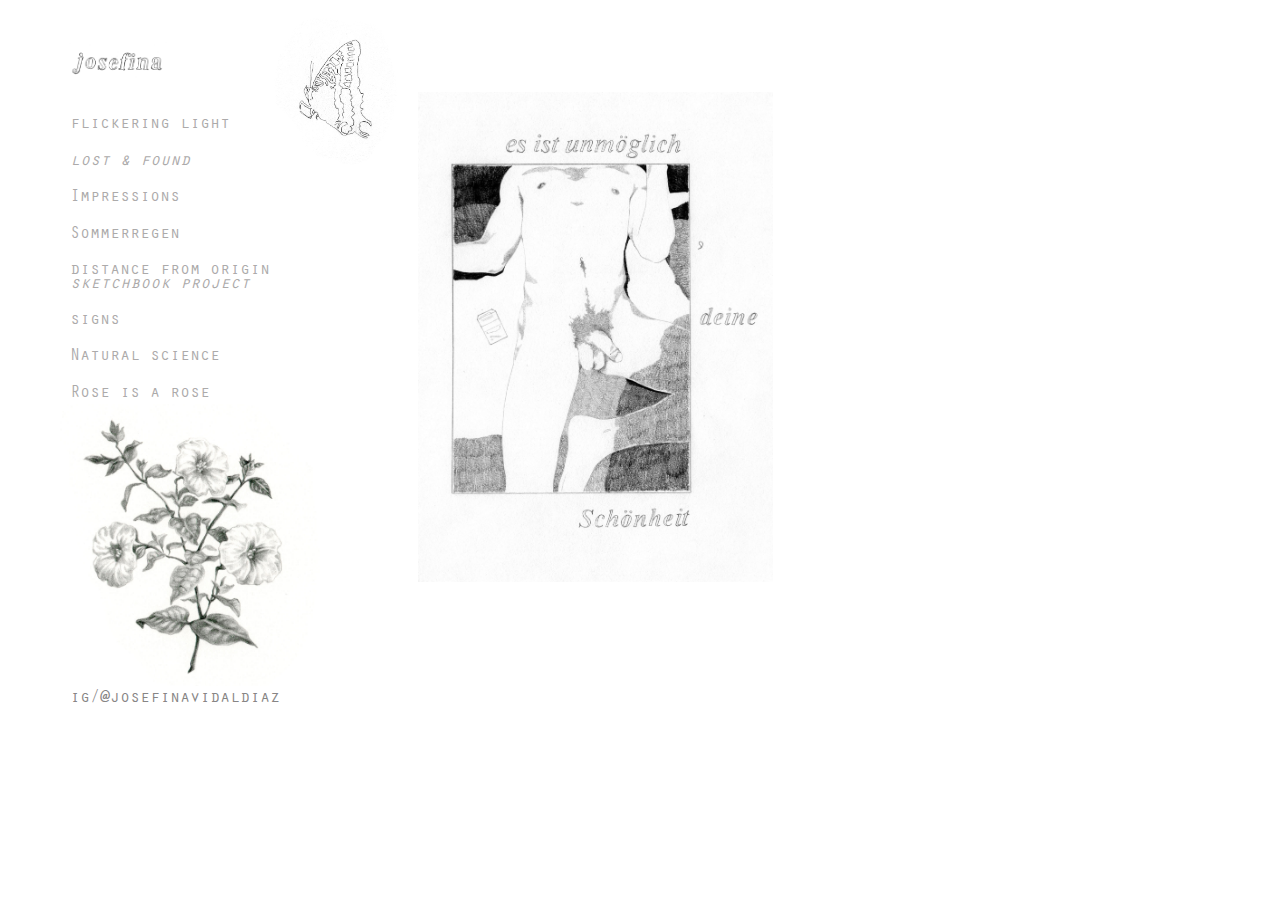
<file: index.html>
<!doctype html>
<html class="" lang="">
    <head>
        <meta charset="utf-8">
        <meta http-equiv="x-ua-compatible" content="ie=edge">
        <title>Josefina Vidal Díaz</title>
        <meta name="description" content="">
        <meta name="viewport" content="width=device-width, initial-scale=1">

        <link rel="manifest" href="site.webmanifest">
        <!--<link rel="apple-touch-icon" href="icon.png">-->
        <!-- Place favicon.ico in the root directory -->

        <link rel="stylesheet" href="css/normalize.css">
        <link rel="stylesheet" href="css/main.css">
    </head>
    <body>
        <!--[if lte IE 9]>
            <p class="browserupgrade">You are using an <strong>outdated</strong> browser. Please <a href="https://browsehappy.com/">upgrade your browser</a> to improve your experience and security.</p>
        <![endif]-->

        <!-- Add your site or application content here 
        <div class="logo-container clearfix">
            <img id="logo" src="img/logo.png" alt="logo">
            <img class="polilla" src="img/polilla.png" alt="polilla">
        </div>-->
        <div class="clearfix" id="main-content">
            <div id="mobile-menu" class="clearfix"></div>            
            <div class="sidebar-nav">
                <div class="sidenav-content">
                    <div class="logo-container clearfix">
                        <a href="index.html"><img id="logo" src="img/logo.png" alt="logo"></a>
                        <img class="polilla" src="img/polilla.png" alt="polilla">
                    </div>
                    <ul>
                        <li>
                            <a href="flickering-light.html">
                                <span class="lang-en">flickering light</span>
                                <span class="lang-es">luz parpadeante</span>
                            </a>
                        </li>
                        <li>
                            <a class="italic" href="lost-and-found.html">
                                <span class="lang-en">lost & found</span>
                                <span class="lang-es">objetos perdidos</span>
                            </a>
                        </li>
                        <li>
                            <a href="impresiones.html">
                                <span class="lang-en">Impressions</span>
                                <span class="lang-es">Impresiones</span>
                            </a>
                        </li>
                        <li>
                            <a href="sommerregen.html">
                                Sommerregen<br>
                                <span class="italic lang-es">lluvia de verano</span>
                            </a>
                        </li>
                        <li>
                            <a href="sketchbook.html">
                                <span class="lang-en">distance from origin</span>
                                <span class="lang-es">distancia de origen</span>                                
                                <br>
                                <span class="italic">sketchbook project</span>
                            </a>
                        </li>
                        <li>
                            <a href="signo.html">
                                <span class="lang-en">signs</span>
                                <span class="lang-es">signo</span>
                            </a>
                        </li>
                        <li>
                            <a href="historia.html">
                                <span class="lang-en">Natural science</span>
                                <span class="lang-es">Historia natural</span>
                                
                            </a>
                        </li>
                        <li>
                            <a href="Draft.html">
                                <span class="lang-en">Rose is a rose</span>
                                <span class="lang-es">Rose is a rose</span>
                            </a>
                        </li>
                    </ul>
                    <img class="sidebar-img" src="img/flor.png" alt="dibujo">
                    <div class="redes-sociales">
                        <a href="https://www.instagram.com/josefinavidaldiaz/" target="_blank">ig/@josefinavidaldiaz</a>
                    </div>
                </div>
            </div>
            <div class="site-content">
                <img class="schone" src="img/schone.jpg" alt="dibujo">
            </div>
        </div>
        <button id="back-to-top" type="button">Back to Top</button>
        <script src="js/vendor/modernizr-3.5.0.min.js"></script>
        <!--<script src="https://code.jquery.com/jquery-3.2.1.min.js" integrity="sha256-hwg4gsxgFZhOsEEamdOYGBf13FyQuiTwlAQgxVSNgt4=" crossorigin="anonymous"></script>
        <script>window.jQuery || document.write('<script src="js/vendor/jquery-3.2.1.min.js"><\/script>')</script>-->
        <script src="js/vendor/jquery-3.2.1.min.js"></script>
        <script src="js/plugins.js"></script>
        <script src="js/main.js"></script>

        <!-- Google Analytics: change UA-XXXXX-Y to be your site's ID. -->
        <script>
            window.ga=function(){ga.q.push(arguments)};ga.q=[];ga.l=+new Date;
            ga('create','UA-XXXXX-Y','auto');ga('send','pageview')
        </script>
        <script src="https://www.google-analytics.com/analytics.js" async defer></script>
    </body>
</html>
</file>
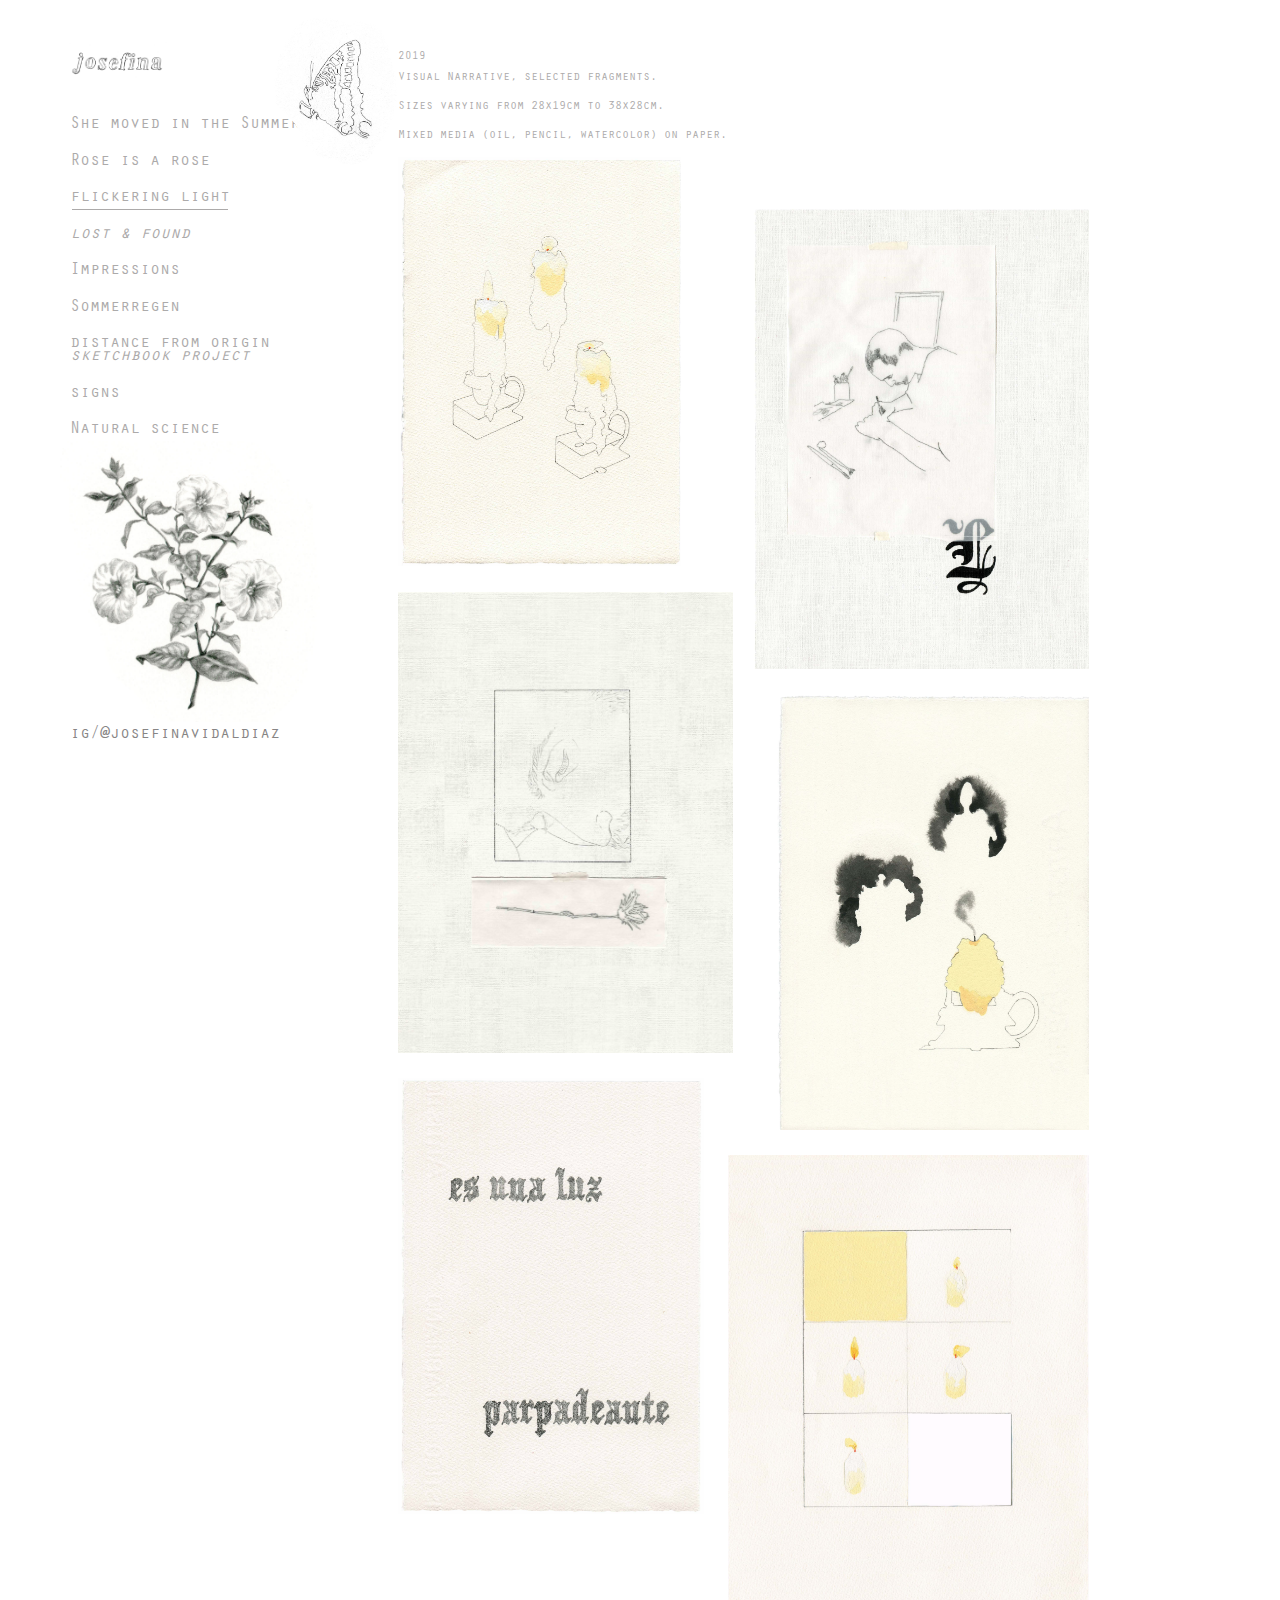
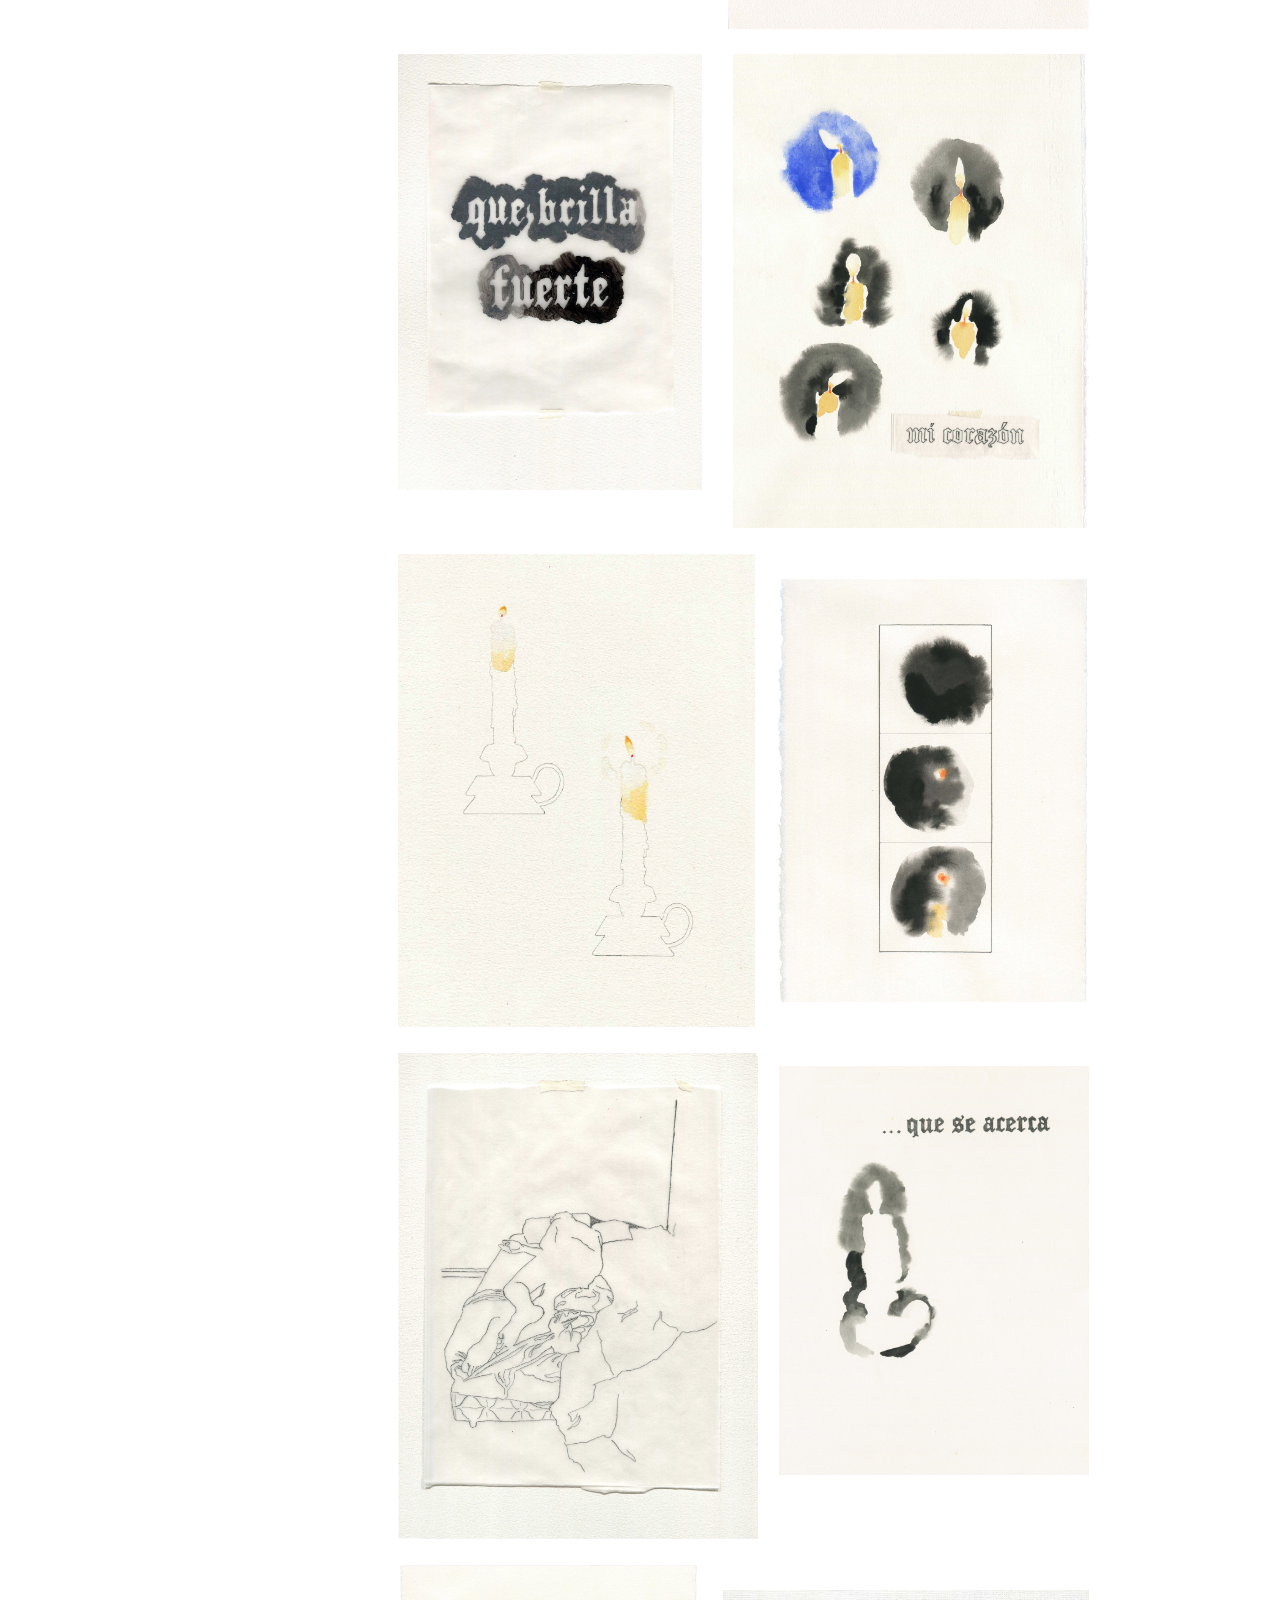
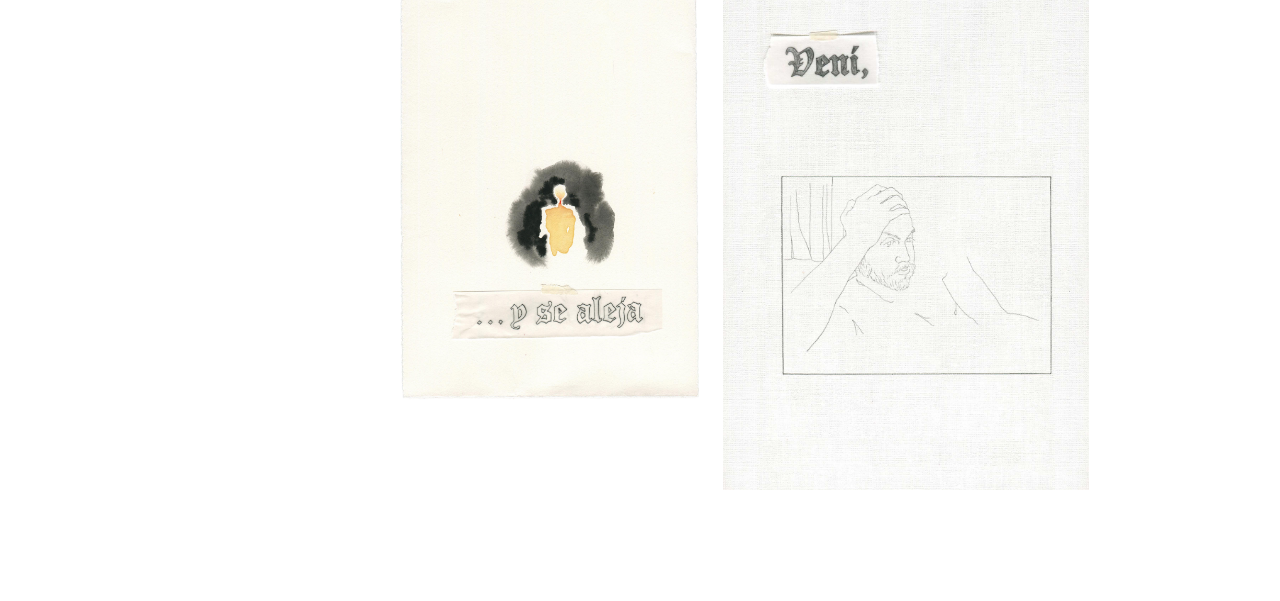
<file: flickering-light.html>
<!doctype html>
<html class="no-js" lang="">
    <head>
        <meta charset="utf-8">
        <meta http-equiv="x-ua-compatible" content="ie=edge">
        <title>Josefina Vidal Díaz</title>
        <meta name="description" content="">
        <meta name="viewport" content="width=device-width, initial-scale=1">

        <link rel="manifest" href="site.webmanifest">
        <!--<link rel="apple-touch-icon" href="icon.png">-->
        <!-- Place favicon.ico in the root directory -->
        <link href="https://cdn.jsdelivr.net/npm/bootstrap@5.1.0/dist/css/bootstrap.min.css" rel="stylesheet" integrity="sha384-KyZXEAg3QhqLMpG8r+8fhAXLRk2vvoC2f3B09zVXn8CA5QIVfZOJ3BCsw2P0p/We" crossorigin="anonymous">
        <script src="https://cdn.jsdelivr.net/npm/bootstrap@5.1.0/dist/js/bootstrap.bundle.min.js" integrity="sha384-U1DAWAznBHeqEIlVSCgzq+c9gqGAJn5c/t99JyeKa9xxaYpSvHU5awsuZVVFIhvj" crossorigin="anonymous"></script>

        <link rel="stylesheet" href="css/normalize.css">
        <link rel="stylesheet" href="css/main.css">
        <script defer src="js/fontawesome-all.min.js"></script>        
    </head>
    <body>
        <!--[if lte IE 9]>
            <p class="browserupgrade">You are using an <strong>outdated</strong> browser. Please <a href="https://browsehappy.com/">upgrade your browser</a> to improve your experience and security.</p>
        <![endif]-->

        <!-- Add your site or application content here 
        <div class="logo-container clearfix">
            <img id="logo" src="img/logo.png" alt="logo">
            <img class="polilla" src="img/polilla.png" alt="polilla">
        </div>-->
        <div class="clearfix" id="main-content">
            <div id="mobile-menu" class="clearfix"></div>         
            <div class="sidebar-nav">
                <div class="sidenav-content">
                    <div class="logo-container clearfix">
                        <a href="index.html"><img id="logo" src="img/logo.png" alt="logo"></a>
                        <img class="polilla" src="img/polilla.png" alt="polilla">
                    </div>
                    <ul class="py-2 mt-2">
                        <li>
                            <a href="moved-in-the-summer.html">
                                She moved in the Summer
                            </a>
                        </li>
                        <li>
                            <a href="rose.html">
                                Rose is a rose
                            </a>
                        </li>
                        <li>
                            <a class="active" href="flickering-light.html">
                                <span class="lang-en">flickering light</span>
                                <span class="lang-es">luz parpadeante</span>
                            </a>
                        </li>
                        <li>
                            <a class="italic" href="lost-and-found.html">
                                <span class="lang-en">lost & found</span>
                                <span class="lang-es">objetos perdidos</span>
                            </a>
                        </li>
                        <li>
                            <a href="impresiones.html">
                                <span class="lang-en">Impressions</span>
                                <span class="lang-es">Impresiones</span>
                            </a>
                        </li>
                        <li>
                            <a href="sommerregen.html">
                                Sommerregen<br>
                                <span class="italic lang-es">lluvia de verano</span>
                            </a>
                        </li>
                        <li>
                            <a href="sketchbook.html">
                                <span class="lang-en">distance from origin</span>
                                <span class="lang-es">distancia de origen</span>                                
                                <br>
                                <span class="italic">sketchbook project</span>
                            </a>
                        </li>
                        <li>
                            <a href="signo.html">
                                <span class="lang-en">signs</span>
                                <span class="lang-es">signo</span>
                            </a>
                        </li>
                        <li>
                            <a href="historia.html">
                                <span class="lang-en">Natural science</span>
                                <span class="lang-es">Historia natural</span>
                                
                            </a>
                        </li>
                    </ul>
                    <img class="sidebar-img" src="img/flor.png" alt="dibujo">
                    <div class="redes-sociales">
                        <a href="https://www.instagram.com/josefinavidaldiaz/" target="_blank">ig/@josefinavidaldiaz</a>
                    </div>
                </div>
            </div>
            <div class="site-content">
                <span class="fecha-obra">2019</span>
                <p class="descripcion m-0">
                    <span class="lang-en">Visual Narrative, selected fragments. </span>
                    <span class="lang-es">Narración Visual, fragmentos seleccionados.</span>
                </p>
                <p class="descripcion m-0">
                    <span class="lang-en">Sizes varying from 28x19cm to 38x28cm.</span>
                    <span class="lang-es">Tamaños entre 28x19cm y 38x28cm.</span>
                </p>
                <p class="descripcion mb-5 ml-0">
                    <span class="lang-en">Mixed media (oil, pencil, watercolor) on paper.</span>
                    <span class="lang-es">Técnica mixta (óleo, acuarela, lápiz) sobre papel.</span>
                </p>
                <div id="flickering-light-img-container">
                    <img class="flickering flickering-left" id="flickering-0" src="img/flickering-light/0.jpg" alt="flickering-0">
                    <img class="flickering flickering-right" id="flickering-1" src="img/flickering-light/1.jpg" alt="flickering-1">
                    <img class="flickering flickering-left" id="flickering-2" src="img/flickering-light/2.jpg" alt="flickering-2">
                    <img class="flickering flickering-right" id="flickering-3" src="img/flickering-light/3.jpg" alt="flickering-3">
                    <img class="flickering flickering-left" id="flickering-4" src="img/flickering-light/4.jpg" alt="flickering-4">
                    <img class="flickering flickering-right" id="flickering-5" src="img/flickering-light/5.jpg" alt="flickering-5">
                    <img class="flickering flickering-left" id="flickering-6" src="img/flickering-light/6.jpg" alt="flickering-6">
                    <img class="flickering flickering-right" id="flickering-7" src="img/flickering-light/7.jpg" alt="flickering-7">
                    <img class="flickering flickering-left" id="flickering-8" src="img/flickering-light/8.jpg" alt="flickering-8">
                    <img class="flickering flickering-right" id="flickering-9" src="img/flickering-light/9.jpg" alt="flickering-9">
                    <img class="flickering flickering-left" id="flickering-10" src="img/flickering-light/10.jpg" alt="flickering-10">
                    <img class="flickering flickering-right" id="flickering-11" src="img/flickering-light/11.jpg" alt="flickering-11">
                    <img class="flickering flickering-left" id="flickering-12" src="img/flickering-light/12.jpg" alt="flickering-12">
                    <img class="flickering flickering-right" id="flickering-13" src="img/flickering-light/13.jpg" alt="flickering-13">
                </div>
            </div>
            <div class="footer"></div>
        </div>
        <button id="back-to-top" type="button">Back to Top</button> 
        <script src="js/vendor/modernizr-3.5.0.min.js"></script>
        <script src="https://code.jquery.com/jquery-3.2.1.min.js" integrity="sha256-hwg4gsxgFZhOsEEamdOYGBf13FyQuiTwlAQgxVSNgt4=" crossorigin="anonymous"></script>
        <script>window.jQuery || document.write('<script src="js/vendor/jquery-3.2.1.min.js"><\/script>')</script>
        <script src="js/plugins.js"></script>
        <script src="js/main.js"></script>

        <!-- Google Analytics: change UA-XXXXX-Y to be your site's ID. -->
        <script>
            window.ga=function(){ga.q.push(arguments)};ga.q=[];ga.l=+new Date;
            ga('create','UA-XXXXX-Y','auto');ga('send','pageview')
        </script>
        <script src="https://www.google-analytics.com/analytics.js" async defer></script>
    </body>
</html>
</file>
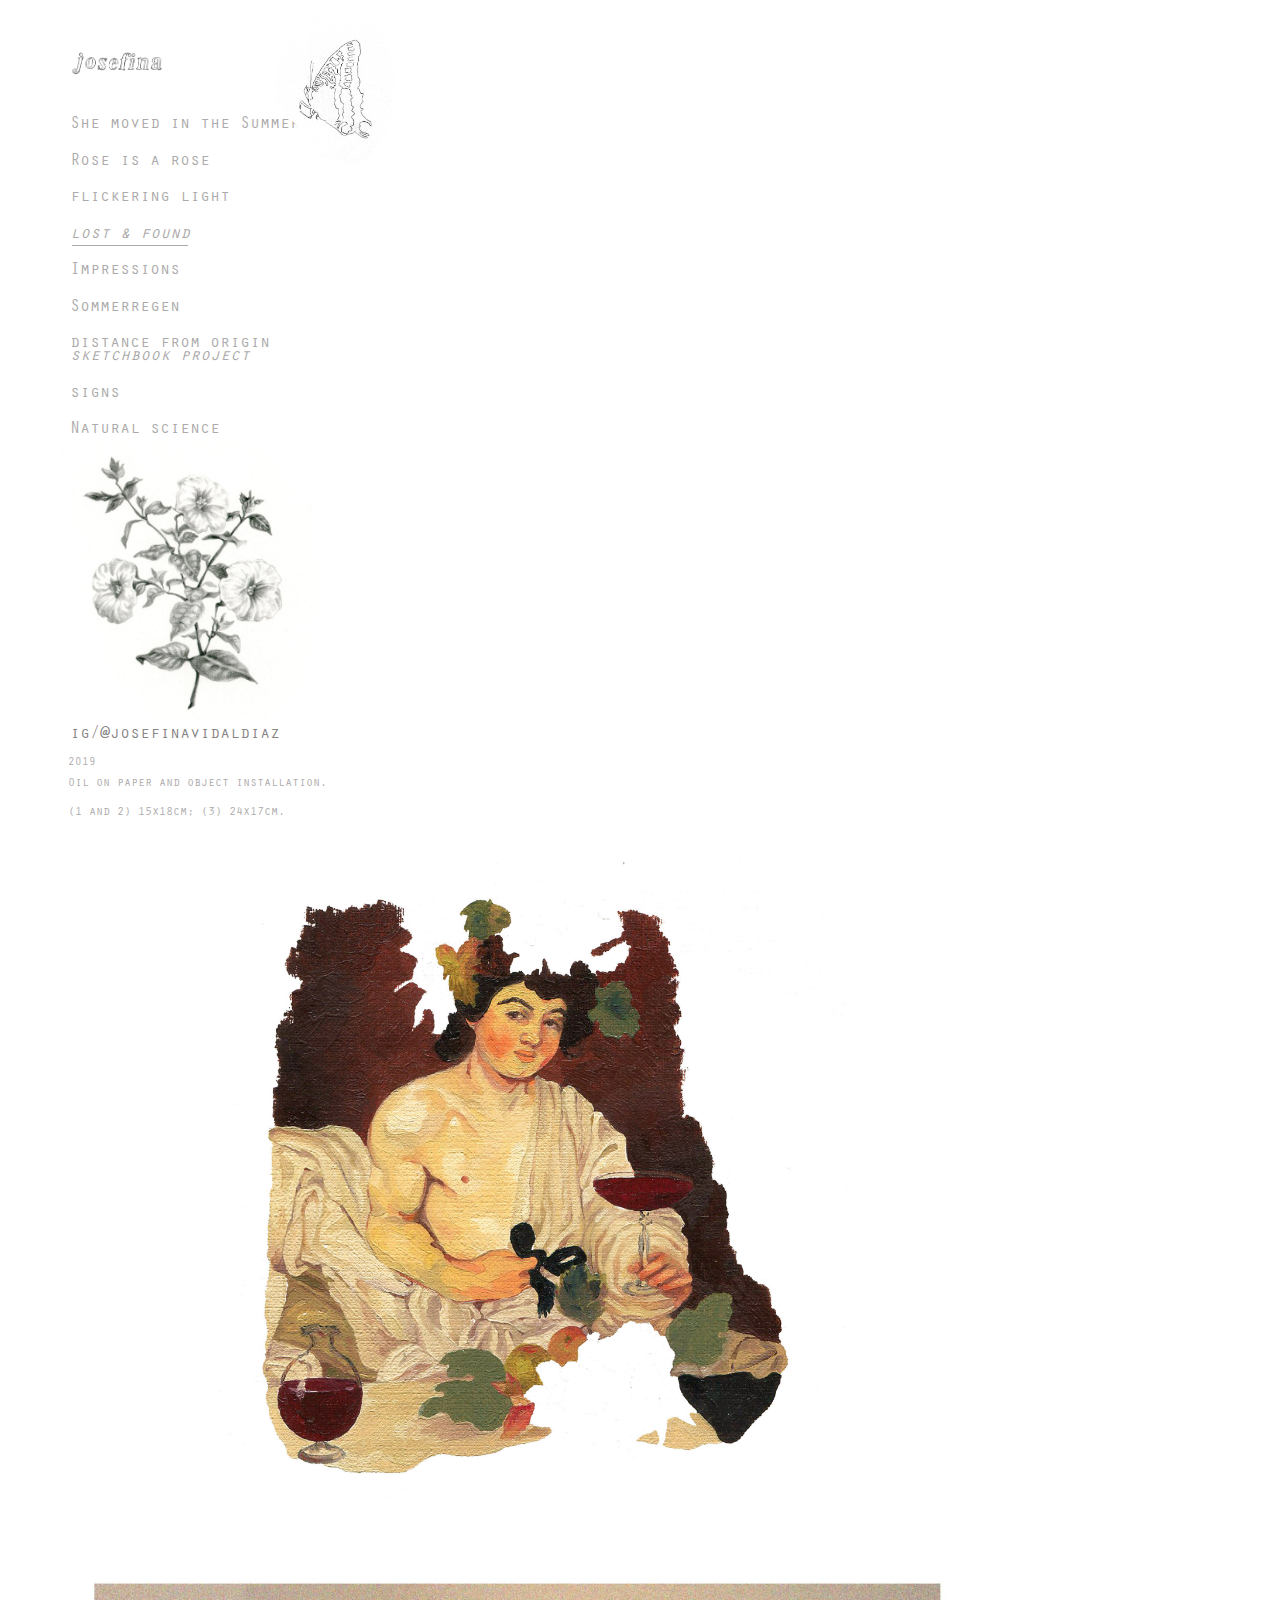
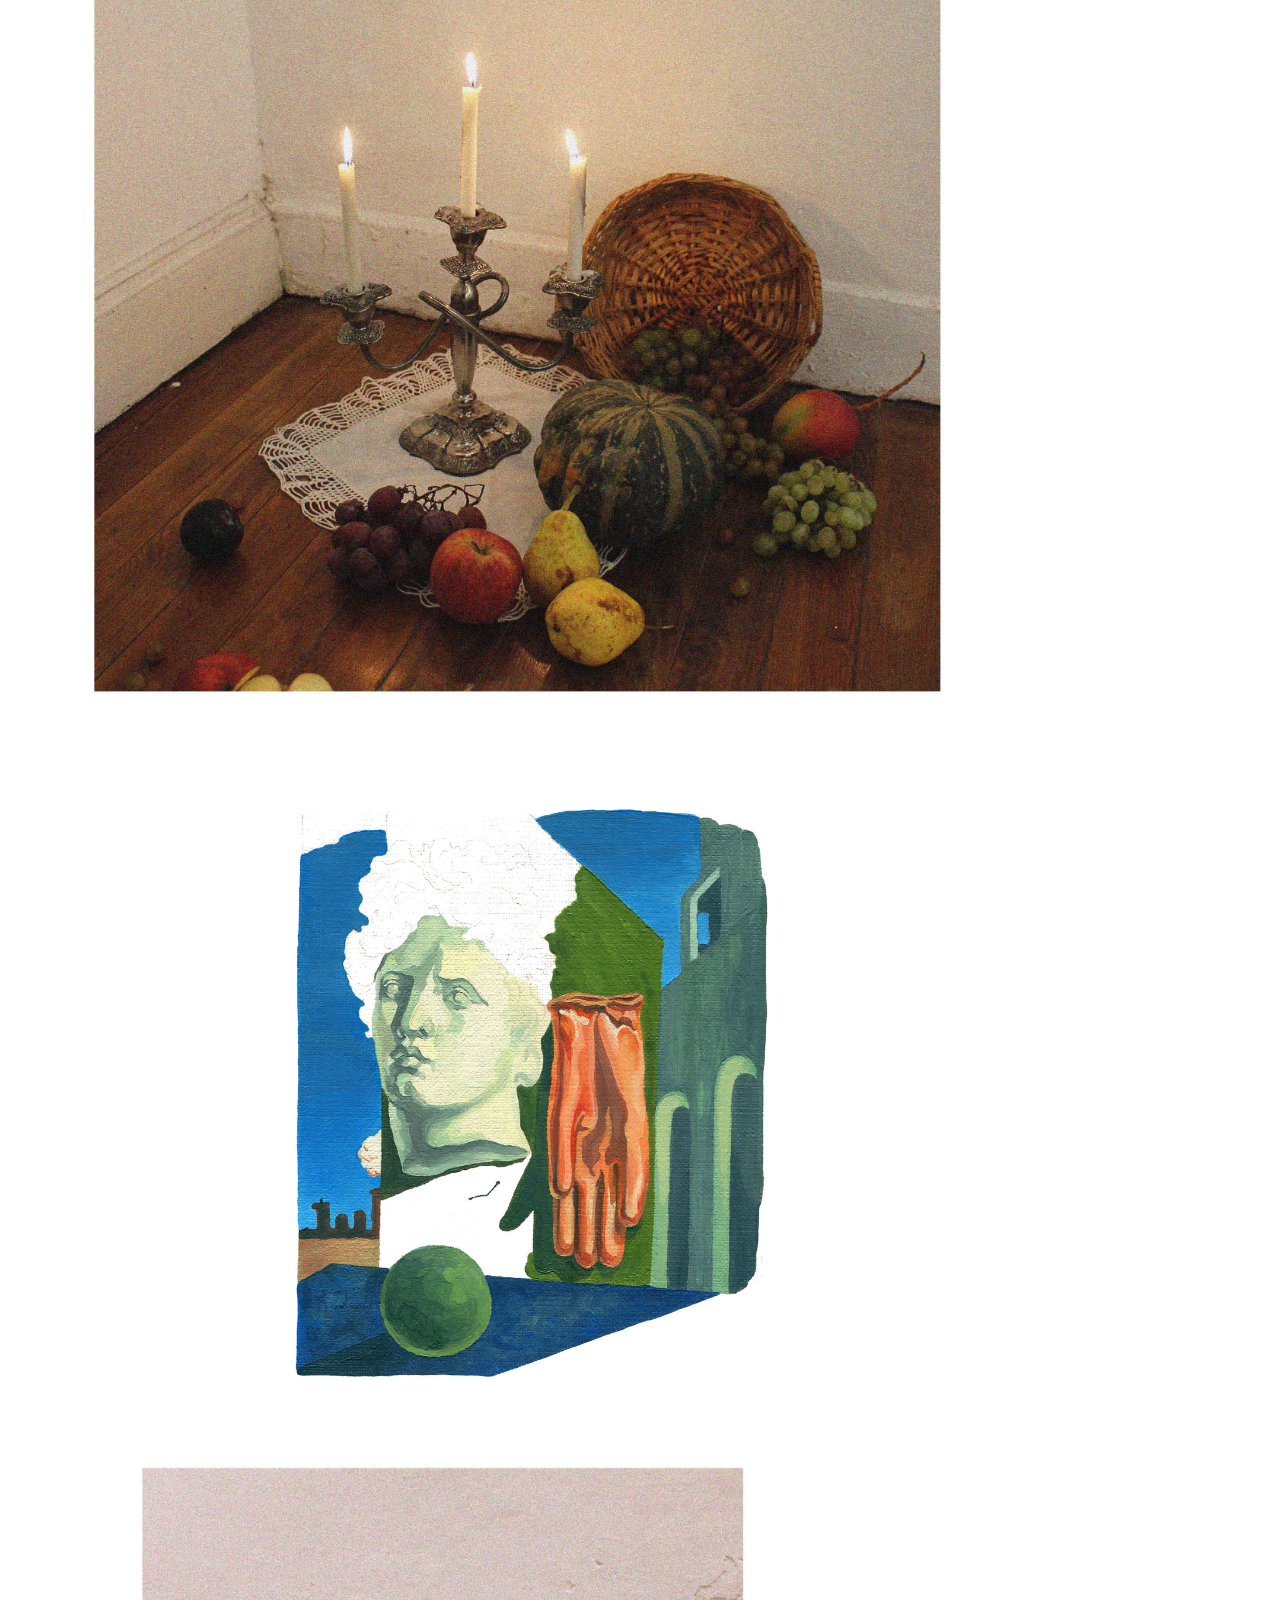
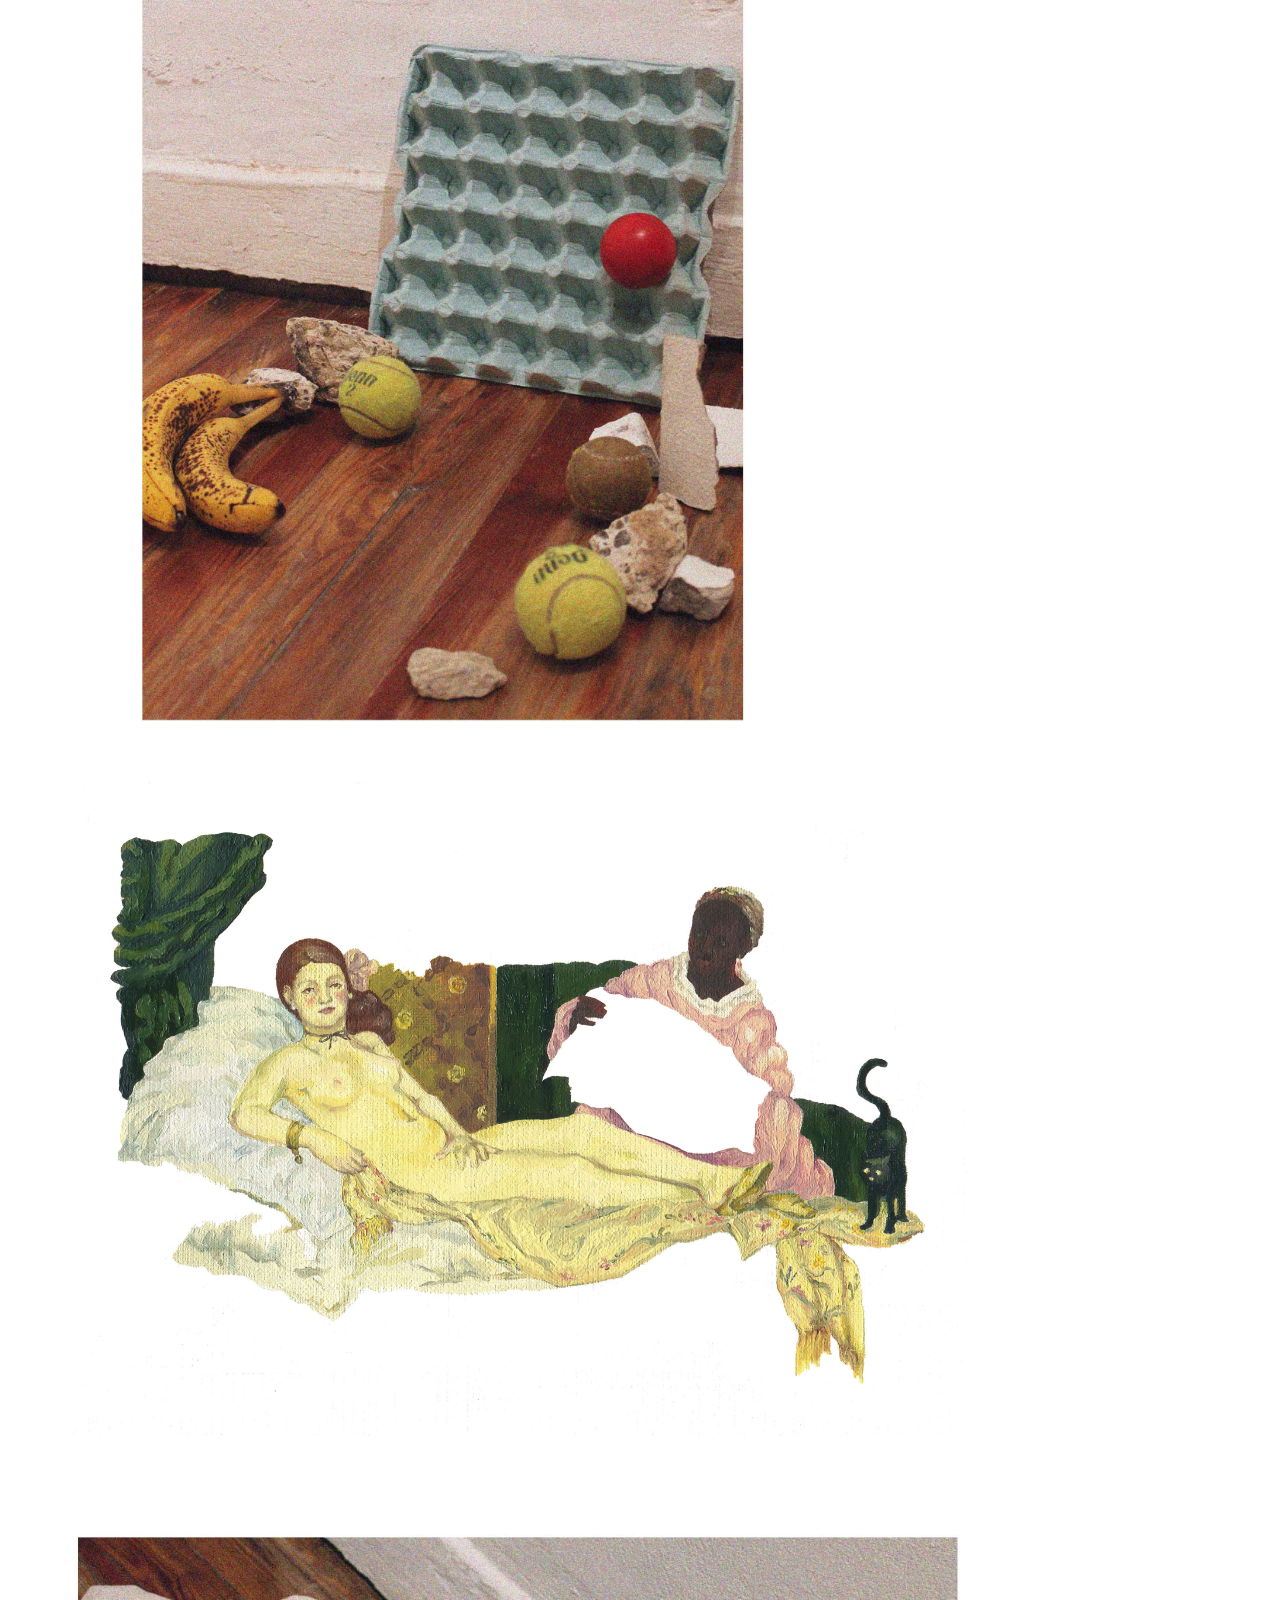
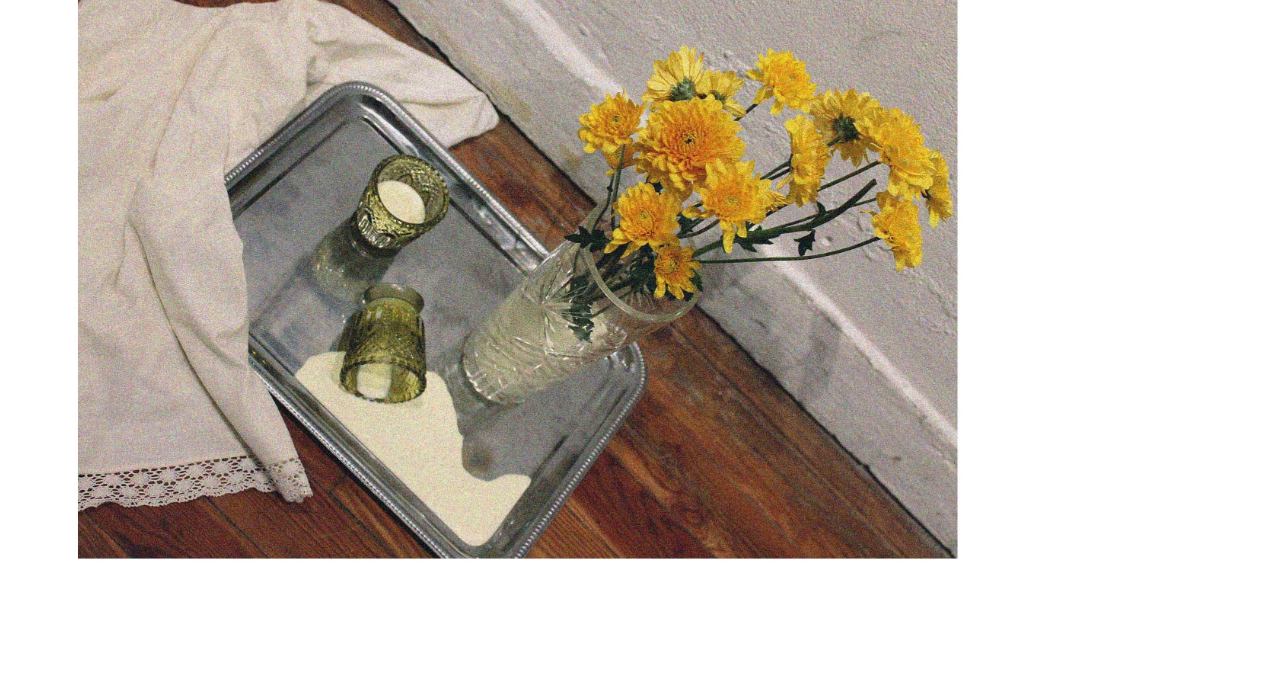
<file: lost-and-found.html>
<!doctype html>
<html class="no-js" lang="">
    <head>
        <meta charset="utf-8">
        <meta http-equiv="x-ua-compatible" content="ie=edge">
        <title>Josefina Vidal Díaz</title>
        <meta name="description" content="">
        <meta name="viewport" content="width=device-width, initial-scale=1">

        <link rel="manifest" href="site.webmanifest">
        <!--<link rel="apple-touch-icon" href="icon.png">-->
        <!-- Place favicon.ico in the root directory -->

        <link href="https://cdn.jsdelivr.net/npm/bootstrap@5.1.0/dist/css/bootstrap.min.css" rel="stylesheet" integrity="sha384-KyZXEAg3QhqLMpG8r+8fhAXLRk2vvoC2f3B09zVXn8CA5QIVfZOJ3BCsw2P0p/We" crossorigin="anonymous">
        <script src="https://cdn.jsdelivr.net/npm/bootstrap@5.1.0/dist/js/bootstrap.bundle.min.js" integrity="sha384-U1DAWAznBHeqEIlVSCgzq+c9gqGAJn5c/t99JyeKa9xxaYpSvHU5awsuZVVFIhvj" crossorigin="anonymous"></script>

        <link rel="stylesheet" href="css/normalize.css">
        <link rel="stylesheet" href="css/main.css">
    </head>
    <body>
        <!--[if lte IE 9]>
            <p class="browserupgrade">You are using an <strong>outdated</strong> browser. Please <a href="https://browsehappy.com/">upgrade your browser</a> to improve your experience and security.</p>
        <![endif]-->

        <!-- Add your site or application content here 
        <div class="logo-container clearfix">
            <img id="logo" src="img/logo.png" alt="logo">
            <img class="polilla" src="img/polilla.png" alt="polilla">
        </div>-->
        <div class="clearfix" id="main-content">
            <div id="mobile-menu" class="clearfix"></div>
            <div class="sidebar-nav">
                <div class="sidenav-content">
                    <div class="logo-container clearfix">
                        <a href="index.html"><img id="logo" src="img/logo.png" alt="logo"></a>
                        <img class="polilla" src="img/polilla.png" alt="polilla">
                    </div>
                    <ul class="py-2 mt-2">
                        <li>
                            <a href="moved-in-the-summer.html">
                                She moved in the Summer
                            </a>
                        </li>
                        <li>
                            <a href="rose.html">
                                Rose is a rose
                            </a>
                        </li>
                        <li>
                            <a href="flickering-light.html">
                                <span class="lang-en">flickering light</span>
                                <span class="lang-es">luz parpadeante</span>
                            </a>
                        </li>
                        <li>
                            <a class="italic active" href="lost-and-found.html">
                                <span class="lang-en">lost & found</span>
                                <span class="lang-es">objetos perdidos</span>
                            </a>
                        </li>
                        <li>
                            <a href="impresiones.html">
                                <span class="lang-en">Impressions</span>
                                <span class="lang-es">Impresiones</span>
                            </a>
                        </li>
                        <li>
                            <a href="sommerregen.html">
                                Sommerregen<br>
                                <span class="italic lang-es">lluvia de verano</span>
                            </a>
                        </li>
                        <li>
                            <a href="sketchbook.html">
                                <span class="lang-en">distance from origin</span>
                                <span class="lang-es">distancia de origen</span>                                
                                <br>
                                <span class="italic">sketchbook project</span>
                            </a>
                        </li>
                        <li>
                            <a href="signo.html">
                                <span class="lang-en">signs</span>
                                <span class="lang-es">signo</span>
                            </a>
                        </li>
                        <li>
                            <a href="historia.html">
                                <span class="lang-en">Natural science</span>
                                <span class="lang-es">Historia natural</span>
                                
                            </a>
                        </li>
                    </ul>
                    <img class="sidebar-img" src="img/flor.png" alt="dibujo">
                    <div class="redes-sociales">
                        <a href="https://www.instagram.com/josefinavidaldiaz/" target="_blank">ig/@josefinavidaldiaz</a>
                    </div>
                </div>
            </div>
            <div class="site-content lost-and-found clearfix">
                <span class="fecha-obra">2019</span>
                <p class="descripcion m-0">
                    <span class="lang-en">Oil on paper and object installation.</span>
                    <span class="lang-es">Óleo sobre papel e instalación</span>
                </p>
                <p class="descripcion mb-1 ml-0">
                    (1
                    <span class="lang-en">and</span>
                    <span class="lang-es">y</span>
                    2) 15x18cm; (3) 24x17cm.
                </p>
                <div class="row my-2">
                    <div class="col-md-6 col-sm-12">
                        <img class="img-obra" src="img/lost-and-found/1.jpg" alt="Bacco">
                    </div>
                    <div class="col-md-5 col-sm-12">
                        <img class="img-obra" src="img/lost-and-found/1b.jpg" alt="Bacco - instalación">
                    </div>
                </div>
                <div class="row my-2">
                    <div class="col-md-6 col-sm-12">
                        <img class="img-obra" src="img/lost-and-found/2.jpg" alt="Song of love">
                    </div>
                    <div class="col-md-5 col-sm-12">
                        <img class="img-obra" src="img/lost-and-found/2b.jpg" alt="Song of love - instalación">
                    </div>
                </div>
                <div class="row my-2">
                    <div class="col-md-6 col-sm-12">
                        <img class="img-obra" src="img/lost-and-found/3.jpg" alt="Olympia">
                    </div>
                    <div class="col-md-5 col-sm-12">
                        <img class="img-obra" src="img/lost-and-found/3b.jpg" alt="Olympia - instalación">
                    </div>
                </div>
                <!-- <div class="img-hover-container img-vertical">
                    <img class="top" src="img/lost-and-found/1-main.jpg" alt="Bacco">
                    <img class="bottom" src="img/lost-and-found/1-instalacion.jpg" alt="Bacco - instalación">
                </div>
                <div class="img-hover-container img-vertical">
                    <img class="top" src="img/lost-and-found/2-main.jpg" alt="Song of love">
                    <img class="bottom" src="img/lost-and-found/2-instalacion.jpg" alt="Song of love - instalación">
                </div>
                <div class="img-hover-container img-horizontal">
                    <img class="top" src="img/lost-and-found/3-main.jpg" alt="Olympia">
                    <img class="bottom" src="img/lost-and-found/3-instalacion.jpg" alt="Olympia - instalación">
                </div> -->
            </div>
        </div>
        <button id="back-to-top" type="button">Back to Top</button>
        <script src="js/vendor/modernizr-3.5.0.min.js"></script>
        <script src="https://code.jquery.com/jquery-3.2.1.min.js" integrity="sha256-hwg4gsxgFZhOsEEamdOYGBf13FyQuiTwlAQgxVSNgt4=" crossorigin="anonymous"></script>
        <script>window.jQuery || document.write('<script src="js/vendor/jquery-3.2.1.min.js"><\/script>')</script>
        <script src="js/plugins.js"></script>
        <script src="js/main.js"></script>

        <!-- Google Analytics: change UA-XXXXX-Y to be your site's ID. -->
        <script>
            window.ga=function(){ga.q.push(arguments)};ga.q=[];ga.l=+new Date;
            ga('create','UA-XXXXX-Y','auto');ga('send','pageview')
        </script>
        <script src="https://www.google-analytics.com/analytics.js" async defer></script>
    </body>
</html>
</file>
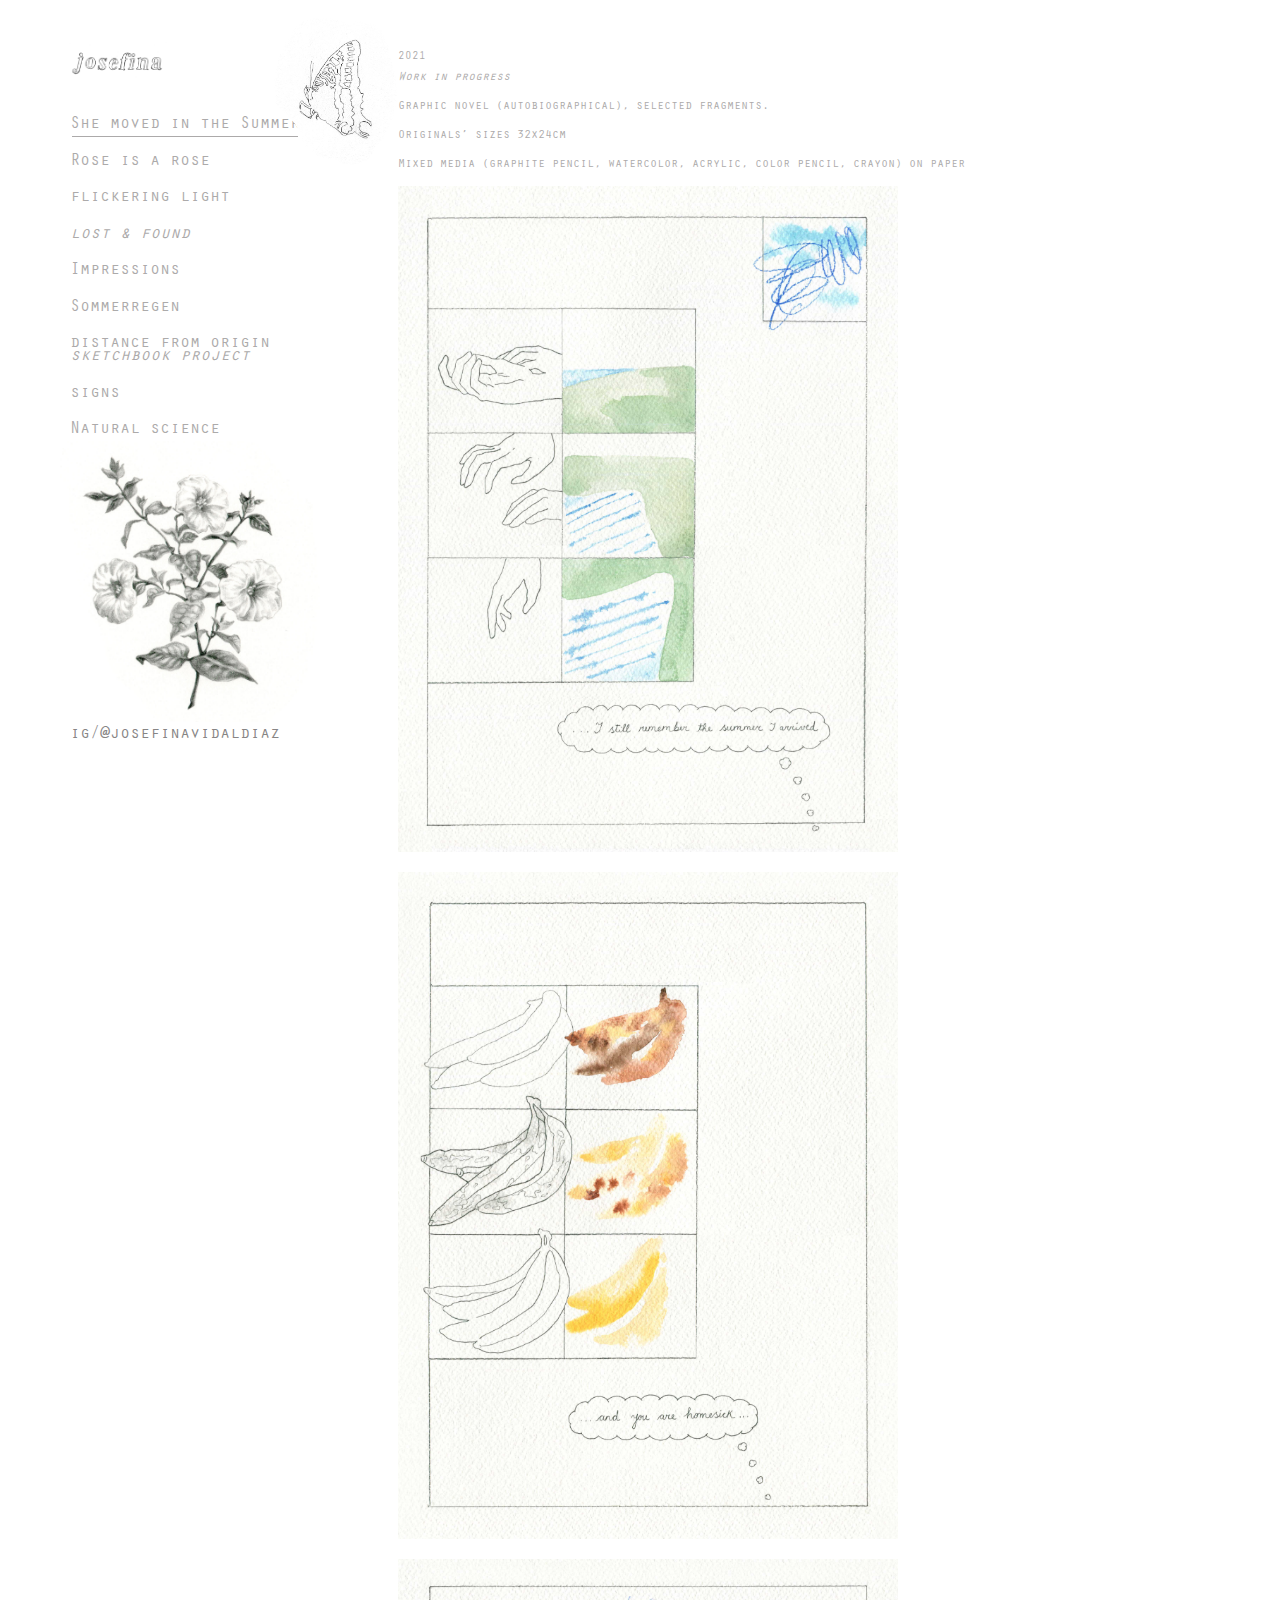
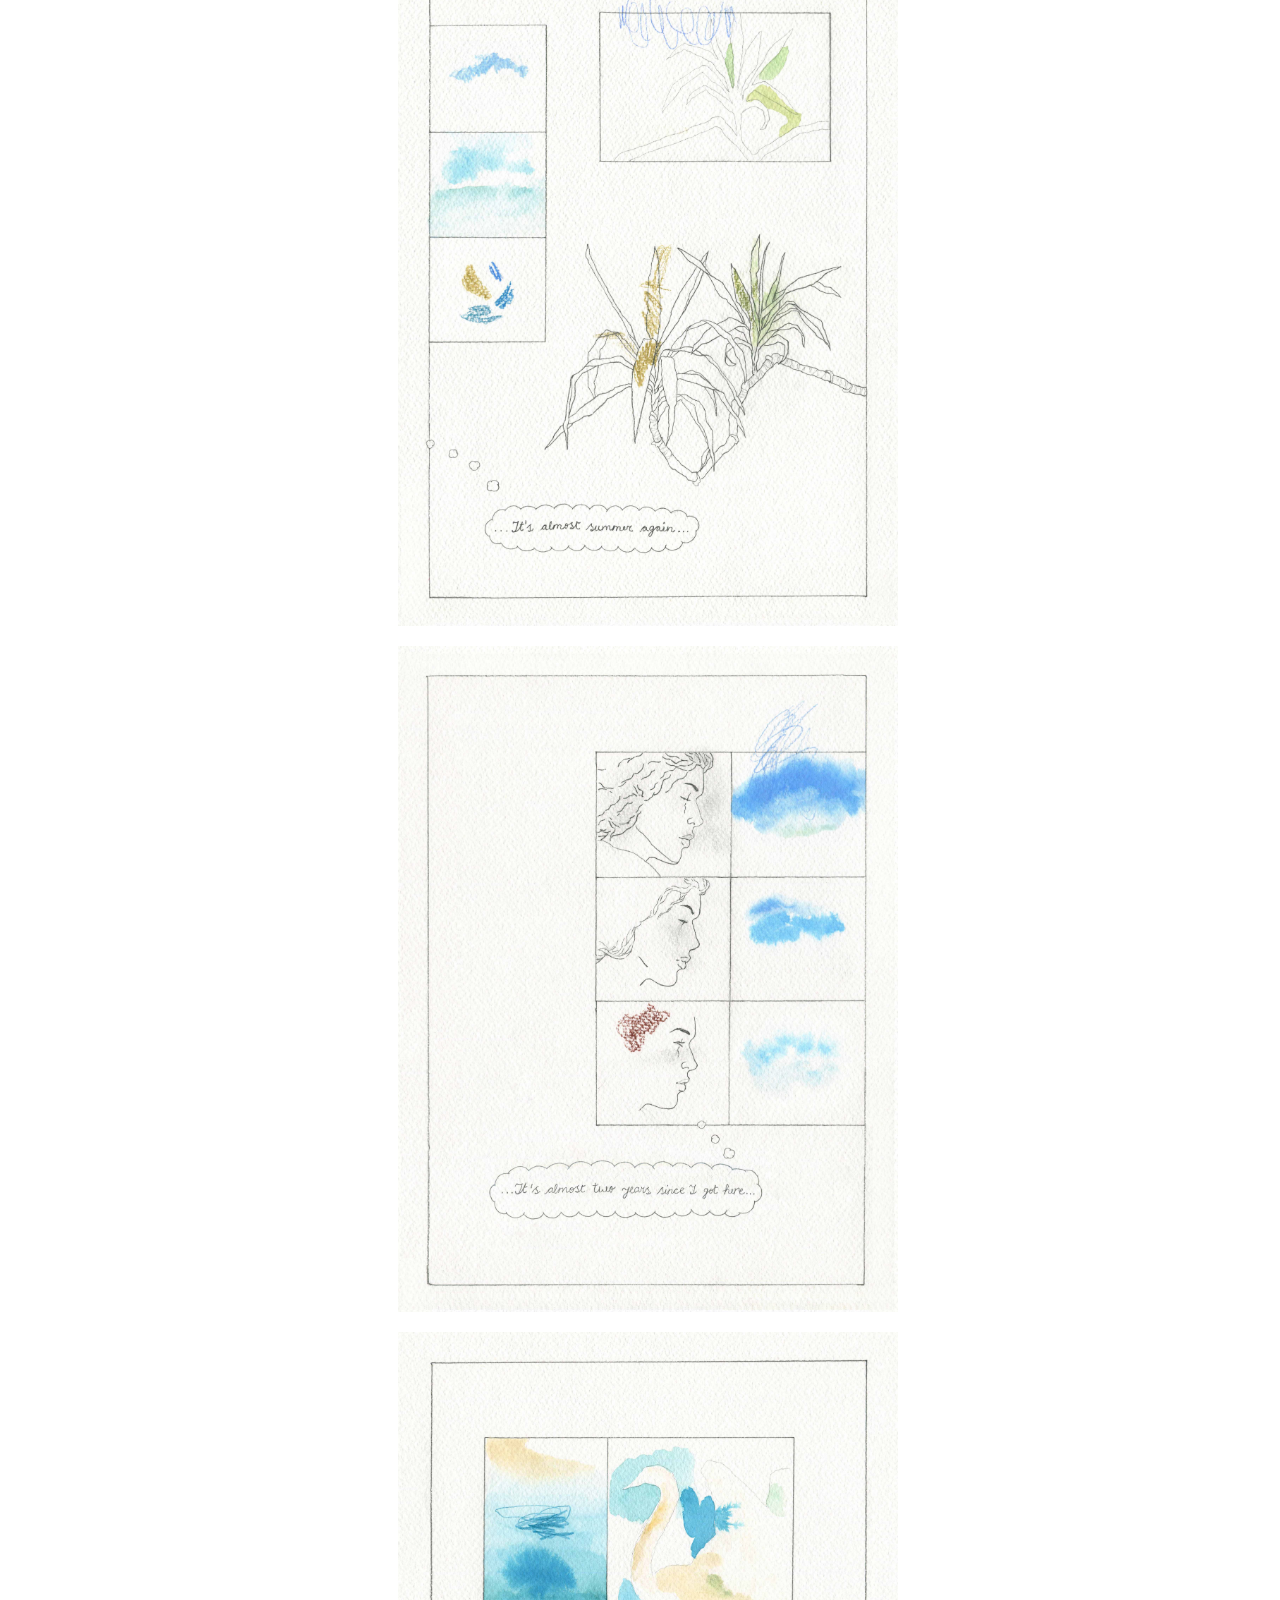
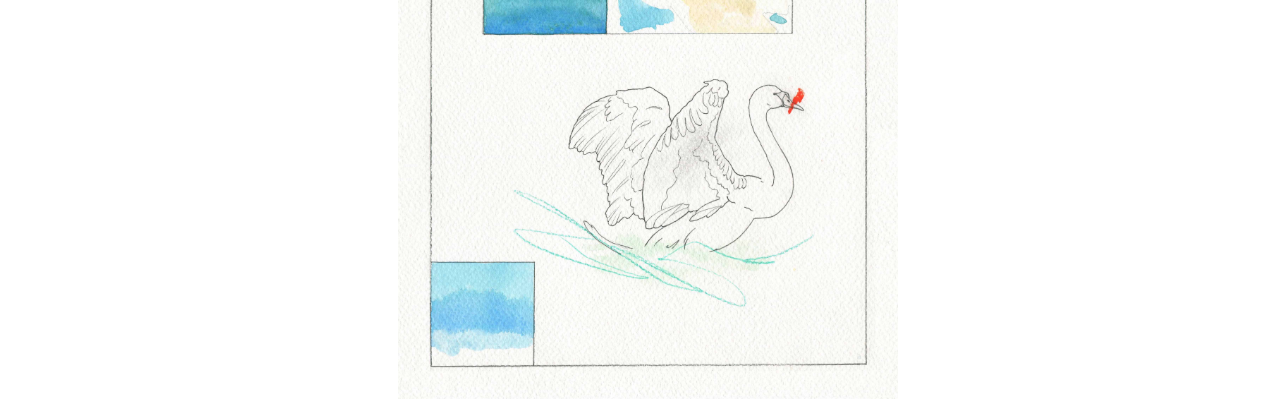
<file: moved-in-the-summer.html>
<!doctype html>
<html class="no-js" lang="">
    <head>
        <meta charset="utf-8">
        <meta http-equiv="x-ua-compatible" content="ie=edge">
        <title>Josefina Vidal Díaz</title>
        <meta name="description" content="">
        <meta name="viewport" content="width=device-width, initial-scale=1">

        <link rel="manifest" href="site.webmanifest">
        <!--<link rel="apple-touch-icon" href="icon.png">-->
        <!-- Place favicon.ico in the root directory -->
        <link href="https://cdn.jsdelivr.net/npm/bootstrap@5.1.0/dist/css/bootstrap.min.css" rel="stylesheet" integrity="sha384-KyZXEAg3QhqLMpG8r+8fhAXLRk2vvoC2f3B09zVXn8CA5QIVfZOJ3BCsw2P0p/We" crossorigin="anonymous">
        <script src="https://cdn.jsdelivr.net/npm/bootstrap@5.1.0/dist/js/bootstrap.bundle.min.js" integrity="sha384-U1DAWAznBHeqEIlVSCgzq+c9gqGAJn5c/t99JyeKa9xxaYpSvHU5awsuZVVFIhvj" crossorigin="anonymous"></script>

        <link rel="stylesheet" href="css/normalize.css">
        <link rel="stylesheet" href="css/main.css">
    </head>
    <body>
        <!--[if lte IE 9]>
            <p class="browserupgrade">You are using an <strong>outdated</strong> browser. Please <a href="https://browsehappy.com/">upgrade your browser</a> to improve your experience and security.</p>
        <![endif]-->

        <!-- Add your site or application content here
        <div class="logo-container clearfix">
            <img id="logo" src="img/logo.png" alt="logo">
            <img class="polilla" src="img/polilla.png" alt="polilla">
        </div>-->
        <div class="clearfix" id="main-content">
            <div id="mobile-menu" class="clearfix"></div>

            <div class="sidebar-nav">
                <div class="sidenav-content">
                    <div class="logo-container clearfix">
                        <a href="index.html"><img id="logo" src="img/logo.png" alt="logo"></a>
                        <img class="polilla" src="img/polilla.png" alt="polilla">
                    </div>
                    <ul class="py-2 mt-2">
                        <li>
                            <a class="active" href="moved-in-the-summer.html">
                                She moved in the Summer
                            </a>
                        </li>
                        <li>
                            <a href="rose.html">
                                Rose is a rose
                            </a>
                        </li>
                        <li>
                            <a href="flickering-light.html">
                                <span class="lang-en">flickering light</span>
                                <span class="lang-es">luz parpadeante</span>
                            </a>
                        </li>
                        <li>
                            <a class="italic" href="lost-and-found.html">
                                <span class="lang-en">lost & found</span>
                                <span class="lang-es">objetos perdidos</span>
                            </a>
                        </li>
                        <li>
                            <a href="impresiones.html">
                                <span class="lang-en">Impressions</span>
                                <span class="lang-es">Impresiones</span>
                            </a>
                        </li>
                        <li>
                            <a href="sommerregen.html">
                                Sommerregen<br>
                                <span class="italic lang-es">lluvia de verano</span>
                            </a>
                        </li>
                        <li>
                            <a href="sketchbook.html">
                                <span class="lang-en">distance from origin</span>
                                <span class="lang-es">distancia de origen</span>                                
                                <br>
                                <span class="italic">sketchbook project</span>
                            </a>
                        </li>
                        <li>
                            <a href="signo.html">
                                <span class="lang-en">signs</span>
                                <span class="lang-es">signo</span>
                            </a>
                        </li>
                        <li>
                            <a href="historia.html">
                                <span class="lang-en">Natural science</span>
                                <span class="lang-es">Historia natural</span>
                                
                            </a>
                        </li>
                    </ul>
                    <img class="sidebar-img" src="img/flor.png" alt="dibujo">
                    <div class="redes-sociales">
                        <a href="https://www.instagram.com/josefinavidaldiaz/" target="_blank">ig/@josefinavidaldiaz</a>
                    </div>
                </div>
            </div>
            <div class="site-content moved-in-the-summer">
                <span class="fecha-obra">2021</span>
                <p class="descripcion mb-1 ml-0">
                    <i>Work in progress</i>
                </p>
                <p class="descripcion mb-1 ml-0">
                    Graphic novel (autobiographical), selected fragments.
                </p>
                <p class="descripcion mb-1 ml-0">
                    Originals’ sizes 32x24cm
                </p>
                <p class="descripcion mb-1 ml-0">
                    Mixed media (graphite pencil, watercolor, acrylic, color pencil, crayon) on paper
                </p>
                <img src="img/moved-in-the-summer/1.jpg"><br>
                <img src="img/moved-in-the-summer/2.jpg"><br>
                <img src="img/moved-in-the-summer/3.jpg"><br>
                <img src="img/moved-in-the-summer/4.jpg"><br>
                <img src="img/moved-in-the-summer/5.jpg"><br>
            </div>
        </div>
        <button id="back-to-top" type="button">Back to Top</button>
        <script src="js/vendor/modernizr-3.5.0.min.js"></script>
        <script src="https://code.jquery.com/jquery-3.2.1.min.js" integrity="sha256-hwg4gsxgFZhOsEEamdOYGBf13FyQuiTwlAQgxVSNgt4=" crossorigin="anonymous"></script>
        <script>window.jQuery || document.write('<script src="js/vendor/jquery-3.2.1.min.js"><\/script>')</script>
        <script src="js/plugins.js"></script>
        <script src="js/main.js"></script>

        <!-- Google Analytics: change UA-XXXXX-Y to be your site's ID. -->
        <!--<script>
            window.ga=function(){ga.q.push(arguments)};ga.q=[];ga.l=+new Date;
            ga('create','UA-XXXXX-Y','auto');ga('send','pageview')
        </script>
        <script src="https://www.google-analytics.com/analytics.js" async defer></script>-->
    </body>
</html>
</file>
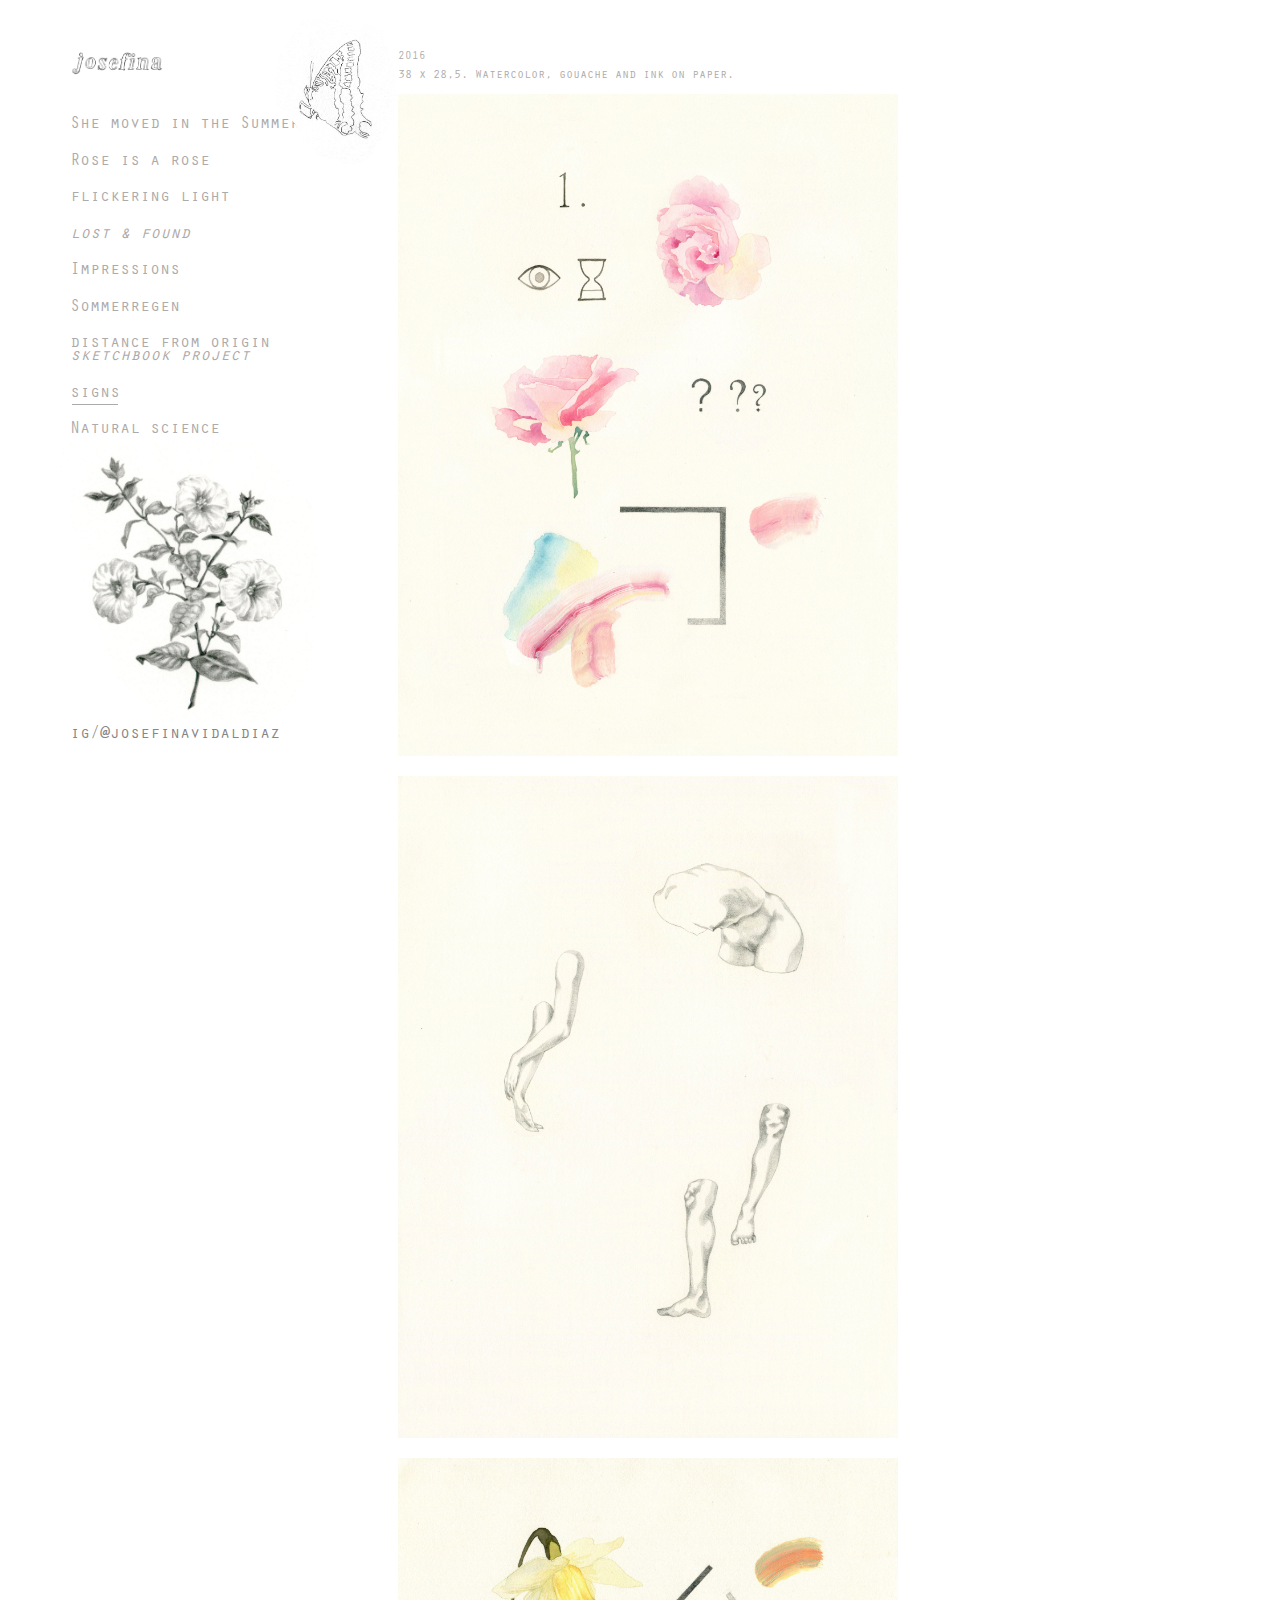
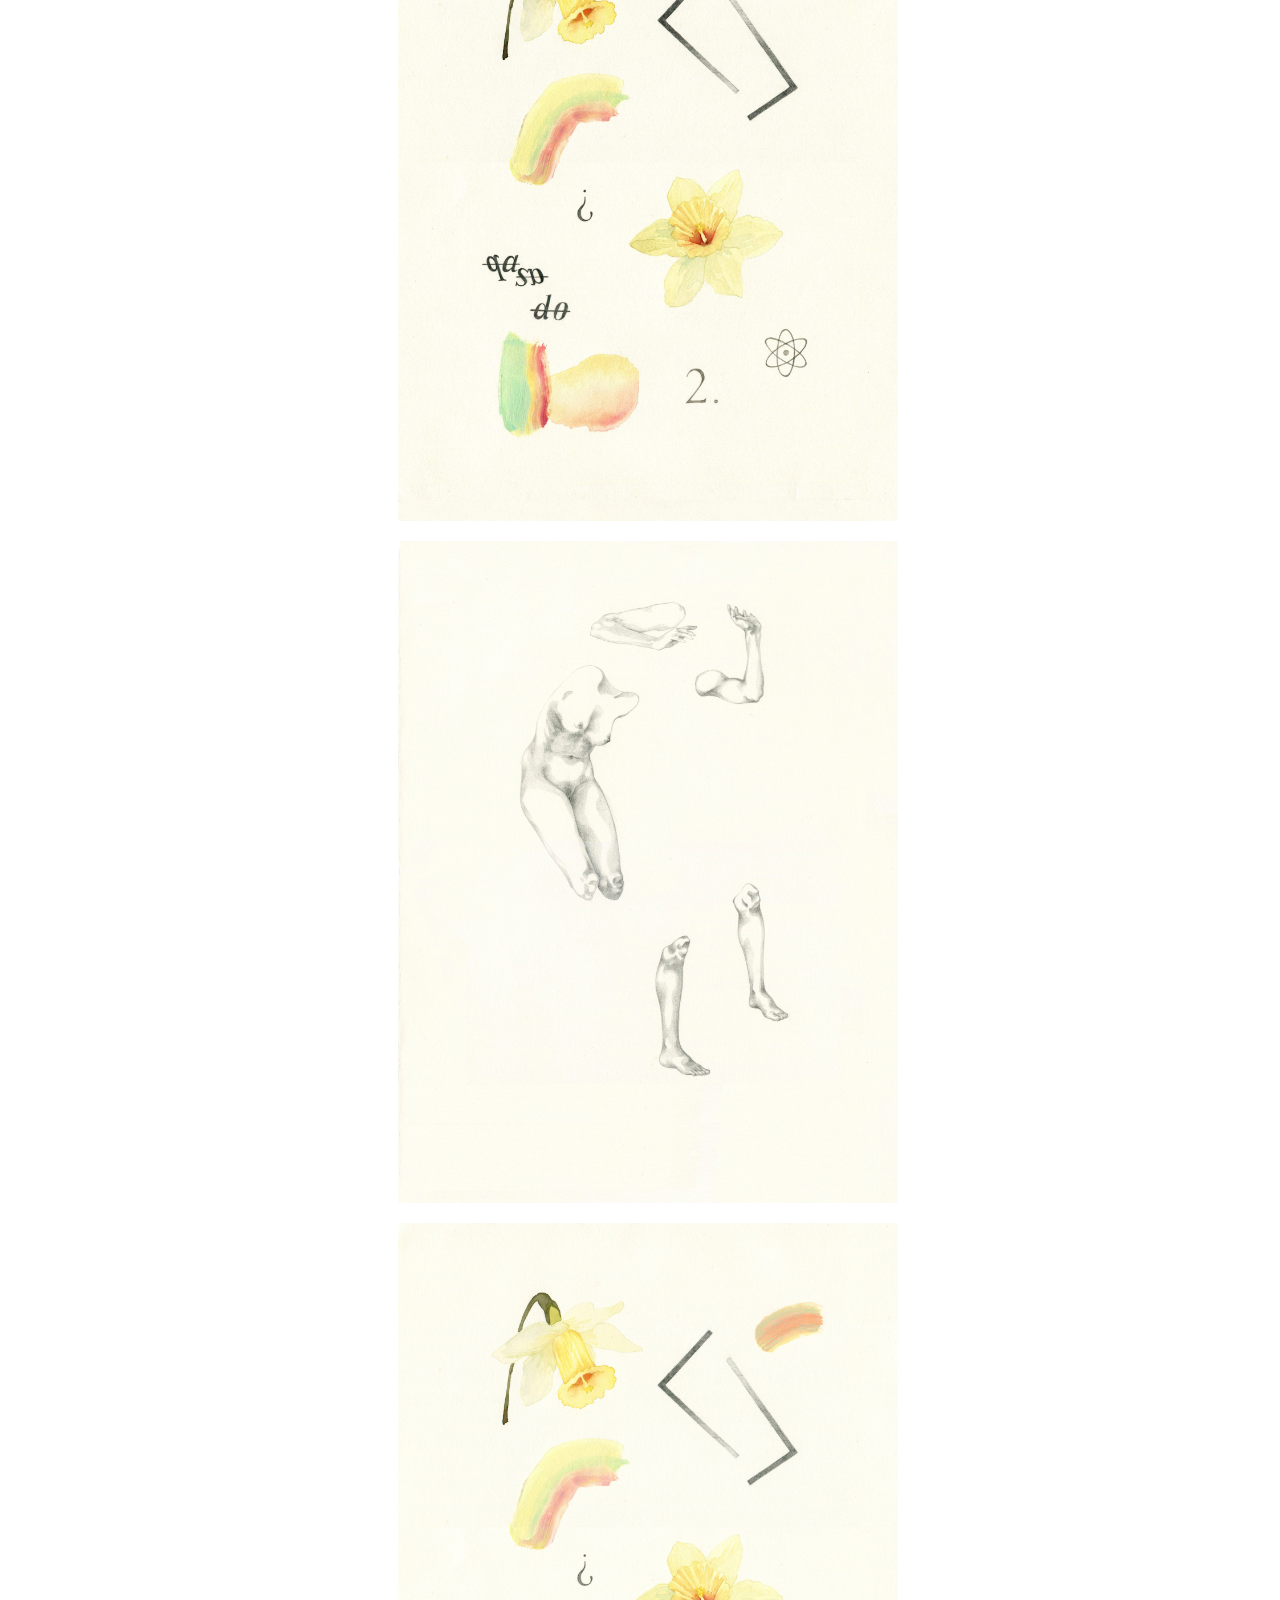
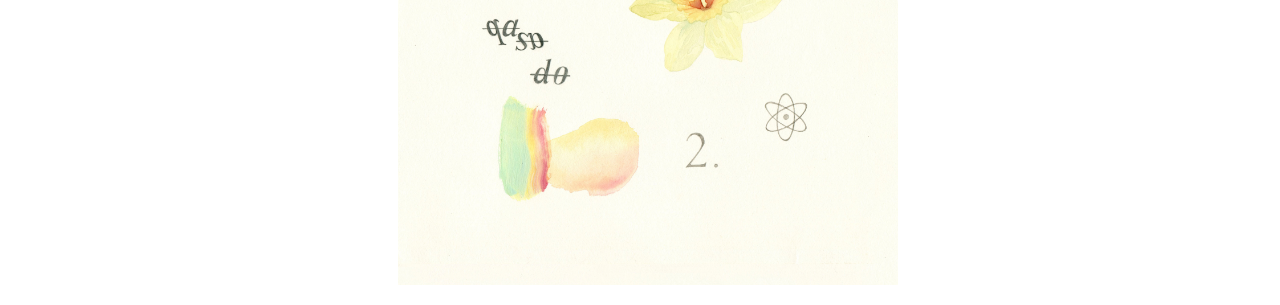
<file: signo.html>
<!doctype html>
<html class="no-js" lang="">
    <head>
        <meta charset="utf-8">
        <meta http-equiv="x-ua-compatible" content="ie=edge">
        <title>Josefina Vidal Díaz</title>
        <meta name="description" content="">
        <meta name="viewport" content="width=device-width, initial-scale=1">

        <link rel="manifest" href="site.webmanifest">
        <!--<link rel="apple-touch-icon" href="icon.png">-->
        <!-- Place favicon.ico in the root directory -->
        <link href="https://cdn.jsdelivr.net/npm/bootstrap@5.1.0/dist/css/bootstrap.min.css" rel="stylesheet" integrity="sha384-KyZXEAg3QhqLMpG8r+8fhAXLRk2vvoC2f3B09zVXn8CA5QIVfZOJ3BCsw2P0p/We" crossorigin="anonymous">
        <script src="https://cdn.jsdelivr.net/npm/bootstrap@5.1.0/dist/js/bootstrap.bundle.min.js" integrity="sha384-U1DAWAznBHeqEIlVSCgzq+c9gqGAJn5c/t99JyeKa9xxaYpSvHU5awsuZVVFIhvj" crossorigin="anonymous"></script>

        <link rel="stylesheet" href="css/normalize.css">
        <link rel="stylesheet" href="css/main.css">
    </head>
    <body>
        <!--[if lte IE 9]>
            <p class="browserupgrade">You are using an <strong>outdated</strong> browser. Please <a href="https://browsehappy.com/">upgrade your browser</a> to improve your experience and security.</p>
        <![endif]-->

        <!-- Add your site or application content here 
        <div class="logo-container clearfix">
            <img id="logo" src="img/logo.png" alt="logo">
            <img class="polilla" src="img/polilla.png" alt="polilla">
        </div>-->
        <div class="clearfix" id="main-content">
            <div id="mobile-menu" class="clearfix"></div>
            <div class="sidebar-nav">
                <div class="sidenav-content">
                    <div class="logo-container clearfix">
                        <a href="index.html"><img id="logo" src="img/logo.png" alt="logo"></a>
                        <img class="polilla" src="img/polilla.png" alt="polilla">
                    </div>
                    <ul class="py-2 mt-2">
                        <li>
                            <a href="moved-in-the-summer.html">
                                She moved in the Summer
                            </a>
                        </li>
                        <li>
                            <a href="rose.html">
                                Rose is a rose
                            </a>
                        </li>
                        <li>
                            <a href="flickering-light.html">
                                <span class="lang-en">flickering light</span>
                                <span class="lang-es">luz parpadeante</span>
                            </a>
                        </li>
                        <li>
                            <a class="italic" href="lost-and-found.html">
                                <span class="lang-en">lost & found</span>
                                <span class="lang-es">objetos perdidos</span>
                            </a>
                        </li>
                        <li>
                            <a href="impresiones.html">
                                <span class="lang-en">Impressions</span>
                                <span class="lang-es">Impresiones</span>
                            </a>
                        </li>
                        <li>
                            <a href="sommerregen.html">
                                Sommerregen<br>
                                <span class="italic lang-es">lluvia de verano</span>
                            </a>
                        </li>
                        <li>
                            <a href="sketchbook.html">
                                <span class="lang-en">distance from origin</span>
                                <span class="lang-es">distancia de origen</span>                                
                                <br>
                                <span class="italic">sketchbook project</span>
                            </a>
                        </li>
                        <li>
                            <a class="active" href="signo.html">
                                <span class="lang-en">signs</span>
                                <span class="lang-es">signo</span>
                            </a>
                        </li>
                        <li>
                            <a href="historia.html">
                                <span class="lang-en">Natural science</span>
                                <span class="lang-es">Historia natural</span>
                                
                            </a>
                        </li>
                    </ul>
                    <img class="sidebar-img" src="img/flor.png" alt="dibujo">
                    <div class="redes-sociales">
                        <a href="https://www.instagram.com/josefinavidaldiaz/" target="_blank">ig/@josefinavidaldiaz</a>
                    </div>
                </div>
            </div>
            <div class="site-content signo">
                <span class="fecha-obra">2016</span>
                <p class="descripcion materiales mb-5">
                    38 x 28,5.
                    <span class="lang-en">Watercolor, gouache and ink on paper.</span>
                    <span class="lang-es">Acuarela, gouache y tinta sobre papel.</span>
                </p>
                <img src="img/signo/1.jpg" alt="signo 1" class="display-block">
                <img src="img/signo/2.jpg" alt="signo 2" class="display-block">
                <img src="img/signo/3.jpg" alt="signo 3" class="display-block">
                <img src="img/signo/4.jpg" alt="signo 4" class="display-block">
                <img src="img/signo/5.jpg" alt="signo 5" class="display-block">
            </div>
        </div>
        <button id="back-to-top" type="button">Back to Top</button>
        <script src="js/vendor/modernizr-3.5.0.min.js"></script>
        <script src="https://code.jquery.com/jquery-3.2.1.min.js" integrity="sha256-hwg4gsxgFZhOsEEamdOYGBf13FyQuiTwlAQgxVSNgt4=" crossorigin="anonymous"></script>
        <script>window.jQuery || document.write('<script src="js/vendor/jquery-3.2.1.min.js"><\/script>')</script>
        <script src="js/plugins.js"></script>
        <script src="js/main.js"></script>

        <!-- Google Analytics: change UA-XXXXX-Y to be your site's ID. -->
        <script>
            window.ga=function(){ga.q.push(arguments)};ga.q=[];ga.l=+new Date;
            ga('create','UA-XXXXX-Y','auto');ga('send','pageview')
        </script>
        <script src="https://www.google-analytics.com/analytics.js" async defer></script>
    </body>
</html>
</file>
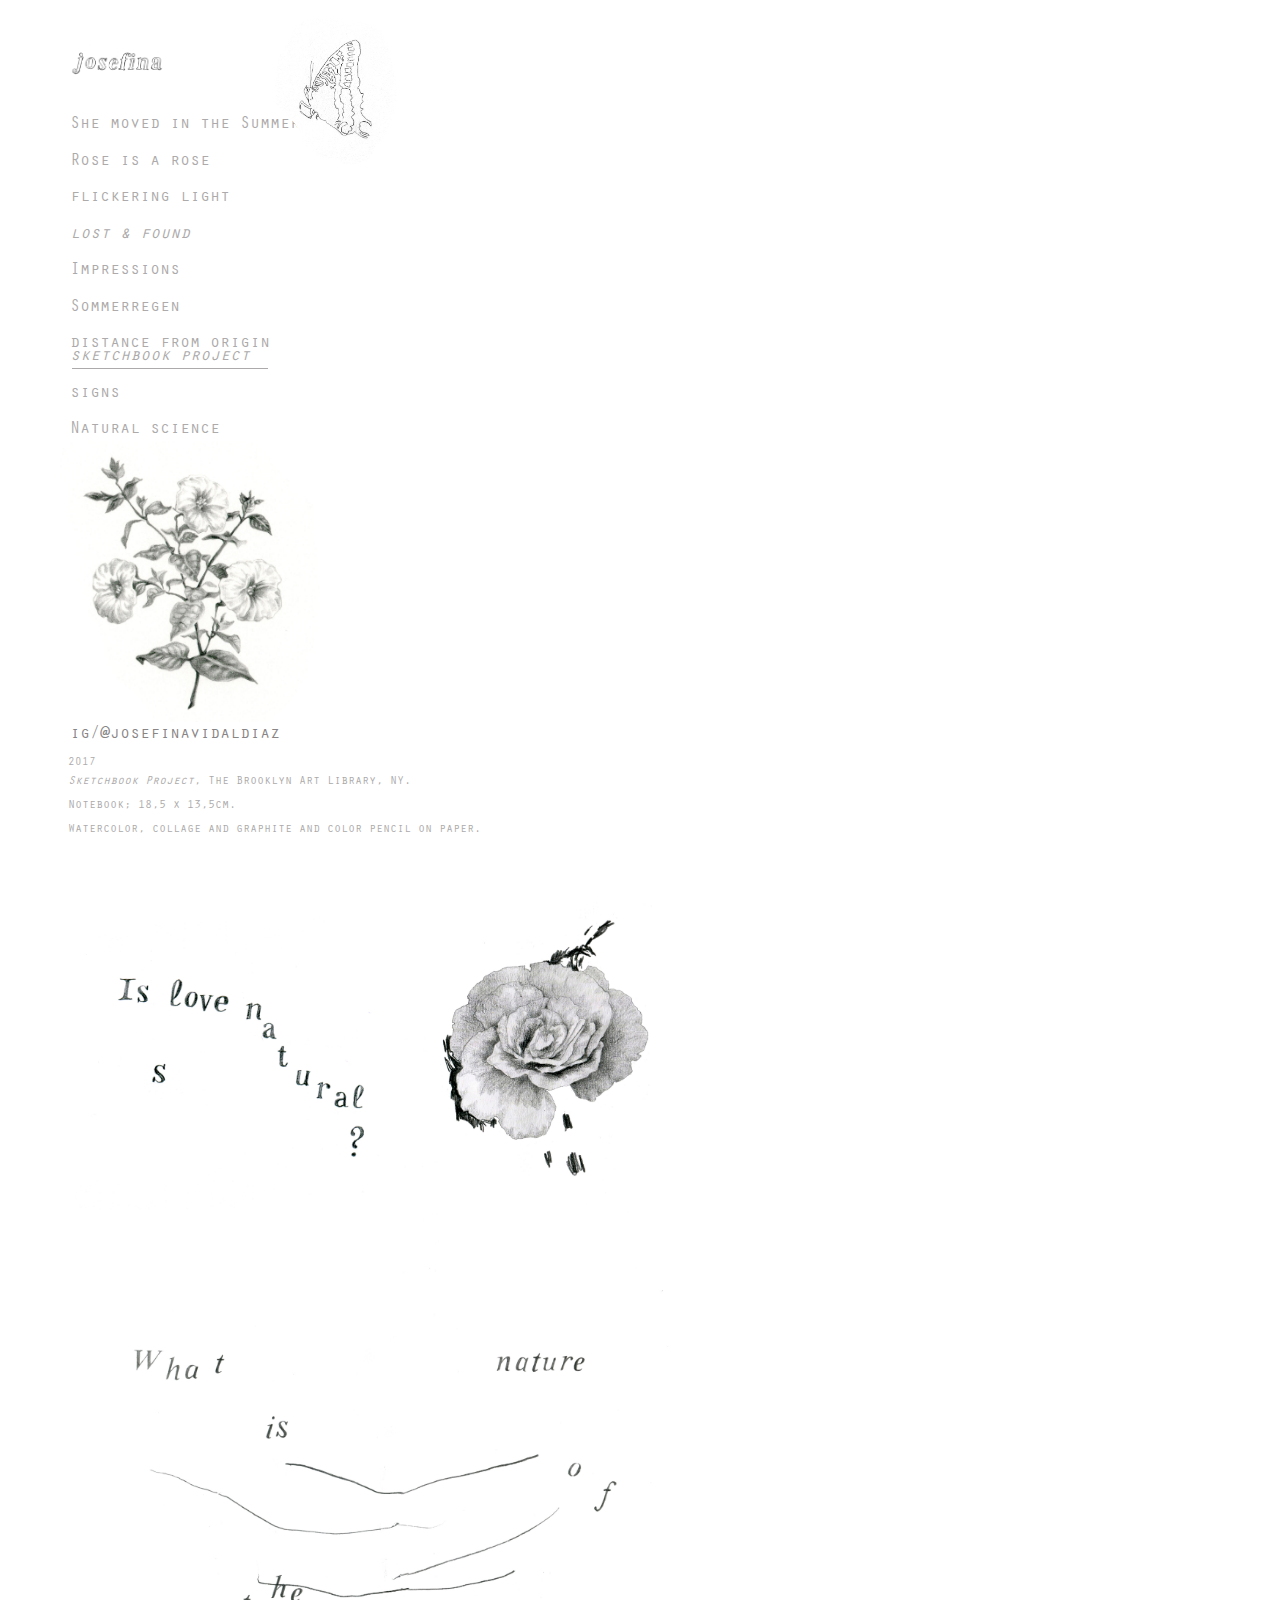
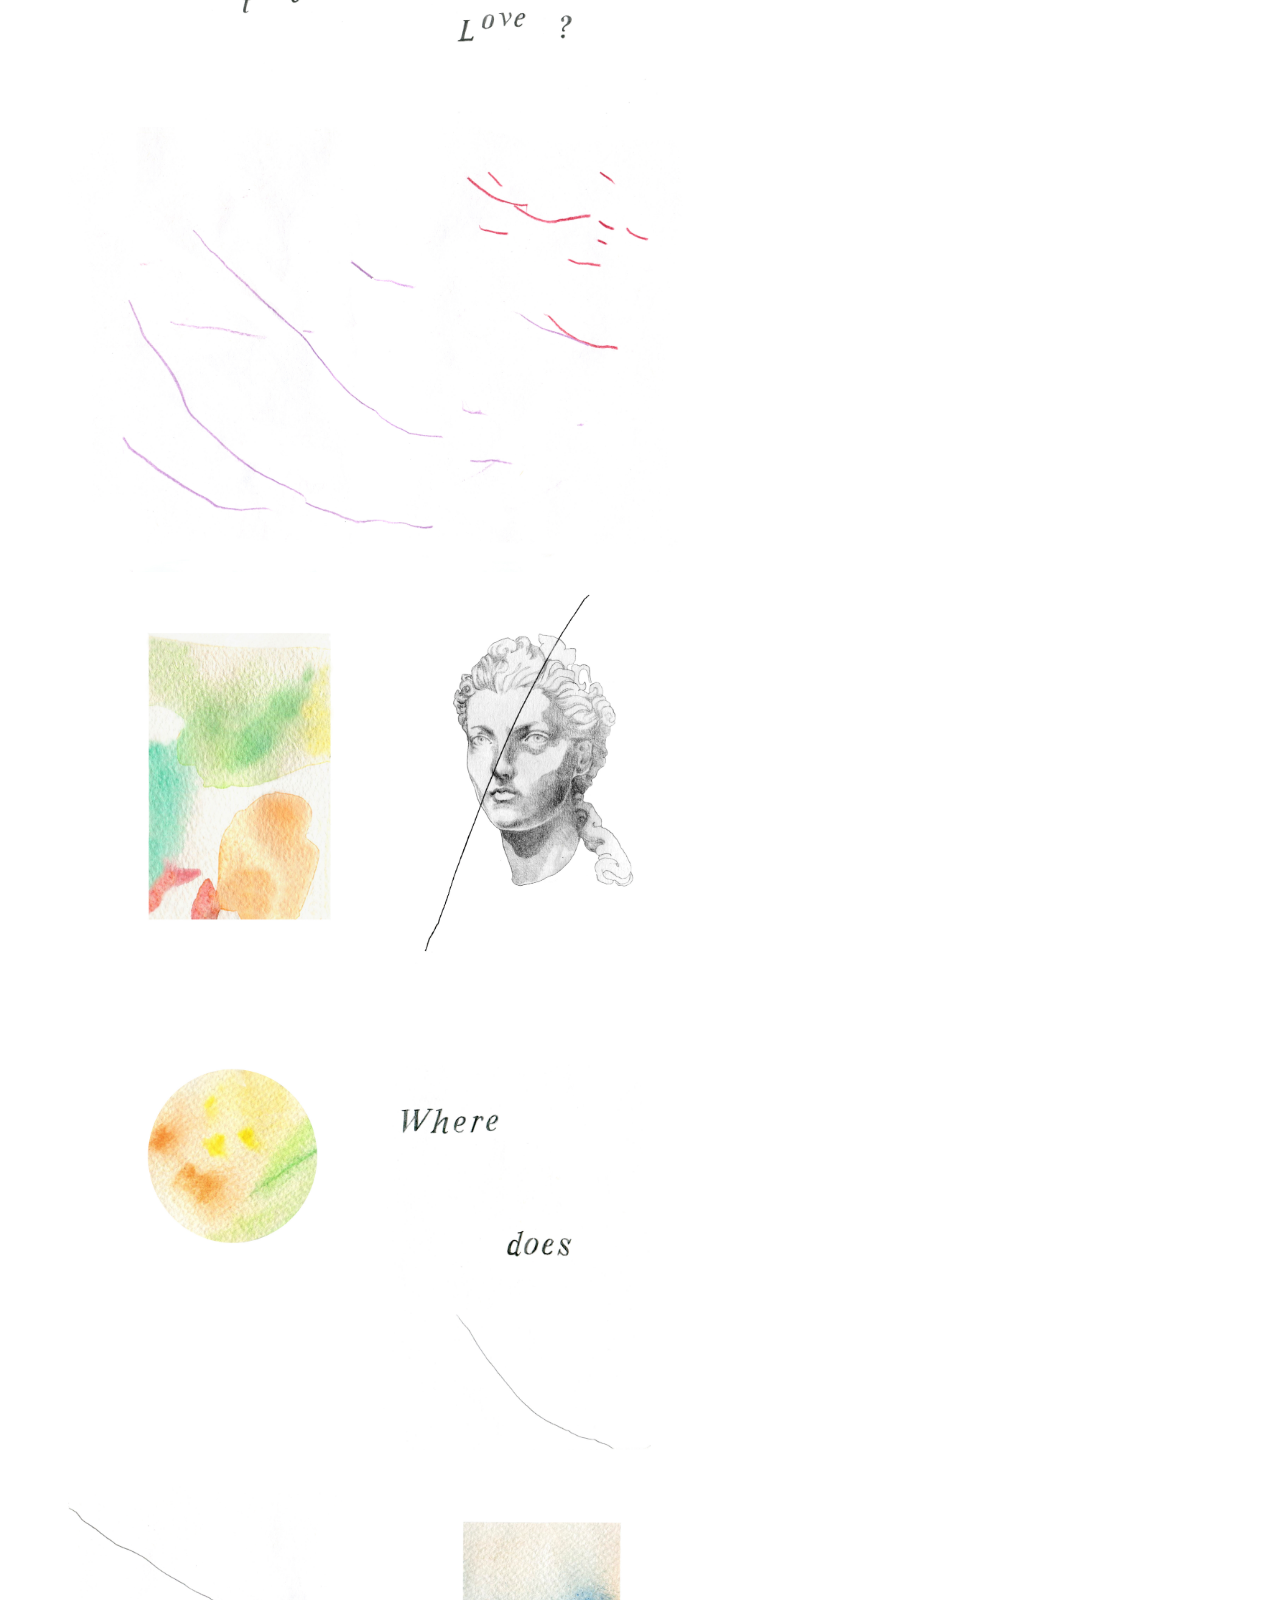
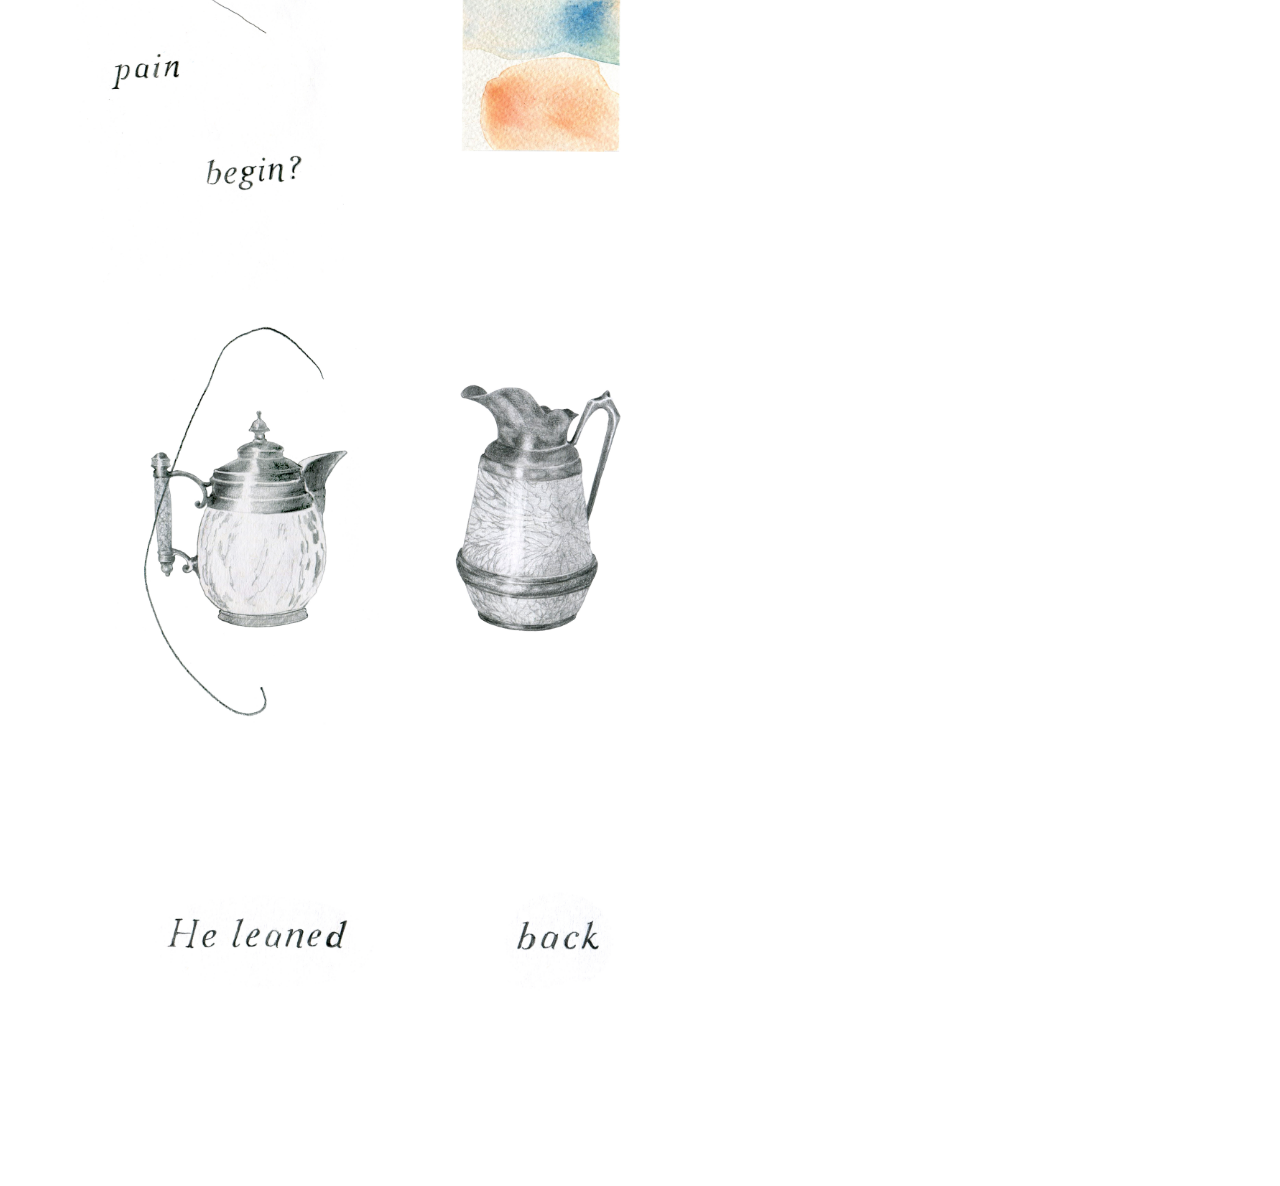
<file: sketchbook.html>
<!doctype html>
<html class="no-js" lang="">
    <head>
        <meta charset="utf-8">
        <meta http-equiv="x-ua-compatible" content="ie=edge">
        <title>Josefina Vidal Díaz</title>
        <meta name="description" content="">
        <meta name="viewport" content="width=device-width, initial-scale=1">

        <link rel="manifest" href="site.webmanifest">
        <!--<link rel="apple-touch-icon" href="icon.png">-->
        <!-- Place favicon.ico in the root directory -->
        <link href="https://cdn.jsdelivr.net/npm/bootstrap@5.1.0/dist/css/bootstrap.min.css" rel="stylesheet" integrity="sha384-KyZXEAg3QhqLMpG8r+8fhAXLRk2vvoC2f3B09zVXn8CA5QIVfZOJ3BCsw2P0p/We" crossorigin="anonymous">
        <script src="https://cdn.jsdelivr.net/npm/bootstrap@5.1.0/dist/js/bootstrap.bundle.min.js" integrity="sha384-U1DAWAznBHeqEIlVSCgzq+c9gqGAJn5c/t99JyeKa9xxaYpSvHU5awsuZVVFIhvj" crossorigin="anonymous"></script>

        <link rel="stylesheet" href="css/normalize.css">
        <link rel="stylesheet" href="css/main.css">
    </head>
    <body>
        <!--[if lte IE 9]>
            <p class="browserupgrade">You are using an <strong>outdated</strong> browser. Please <a href="https://browsehappy.com/">upgrade your browser</a> to improve your experience and security.</p>
        <![endif]-->

        <!-- Add your site or application content here 
        <div class="logo-container clearfix">
            <img id="logo" src="img/logo.png" alt="logo">
            <img class="polilla" src="img/polilla.png" alt="polilla">
        </div>-->
        <div class="clearfix" id="main-content">
            <div id="mobile-menu" class="clearfix"></div>         
            
            <div class="sidebar-nav">
                <div class="sidenav-content">
                    <div class="logo-container clearfix">
                        <a href="index.html"><img id="logo" src="img/logo.png" alt="logo"></a>
                        <img class="polilla" src="img/polilla.png" alt="polilla">
                    </div>
                    <ul class="py-2 mt-2">
                        <li>
                            <a href="moved-in-the-summer.html">
                                She moved in the Summer
                            </a>
                        </li>
                        <li>
                            <a href="rose.html">
                                Rose is a rose
                            </a>
                        </li>
                        <li>
                            <a href="flickering-light.html">
                                <span class="lang-en">flickering light</span>
                                <span class="lang-es">luz parpadeante</span>
                            </a>
                        </li>
                        <li>
                            <a class="italic" href="lost-and-found.html">
                                <span class="lang-en">lost & found</span>
                                <span class="lang-es">objetos perdidos</span>
                            </a>
                        </li>
                        <li>
                            <a href="impresiones.html">
                                <span class="lang-en">Impressions</span>
                                <span class="lang-es">Impresiones</span>
                            </a>
                        </li>
                        <li>
                            <a href="sommerregen.html">
                                Sommerregen<br>
                                <span class="italic lang-es">lluvia de verano</span>
                            </a>
                        </li>
                        <li>
                            <a class="active" href="sketchbook.html">
                                <span class="lang-en">distance from origin</span>
                                <span class="lang-es">distancia de origen</span>                                
                                <br>
                                <span class="italic">sketchbook project</span>
                            </a>
                        </li>
                        <li>
                            <a href="signo.html">
                                <span class="lang-en">signs</span>
                                <span class="lang-es">signo</span>
                            </a>
                        </li>
                        <li>
                            <a href="historia.html">
                                <span class="lang-en">Natural science</span>
                                <span class="lang-es">Historia natural</span>
                                
                            </a>
                        </li>
                    </ul>
                    <img class="sidebar-img" src="img/flor.png" alt="dibujo">
                    <div class="redes-sociales">
                        <a href="https://www.instagram.com/josefinavidaldiaz/" target="_blank">ig/@josefinavidaldiaz</a>
                    </div>
                </div>    
            </div>
            <div class="site-content sketchbook">
                <span class="fecha-obra">2017</span>
                <p class="descripcion mb-1 ml-0">
                    <span class="italic">Sketchbook Project</span>, The Brooklyn Art Library, NY.
                </p>
                <p class="descripcion mb-1 ml-0">
                    <span class="lang-en">Notebook;</span>
                    <span class="lang-es">Cuaderno de bocetos;</span>
                    18,5 x 13,5cm.</p>
                <p class="descripcion mb-1 ml-0">
                    <span class="lang-en">Watercolor, collage and graphite and color pencil on paper.</span>
                    <span class="lang-es">Técnica mixta sobre papel.</span>
                </p>
                <img src="img/sketchbook/1.jpg" alt="sketch 1"><!--
                --><img src="img/sketchbook/2.jpg" alt="sketch 2"><!--
                --><img src="img/sketchbook/3.jpg" alt="sketch 3"><!--
                --><img src="img/sketchbook/4.jpg" alt="sketch 4"><!--
                --><img src="img/sketchbook/5.jpg" alt="sketch 5"><!--
                --><img src="img/sketchbook/6.jpg" alt="sketch 6"><!--
                --><img src="img/sketchbook/7.jpg" alt="sketch 7"><!--
                --><img src="img/sketchbook/8.jpg" alt="sketch 8">
            </div>
        </div>
        <button id="back-to-top" type="button">Back to Top</button>    
        <script src="js/vendor/modernizr-3.5.0.min.js"></script>
        <script src="https://code.jquery.com/jquery-3.2.1.min.js" integrity="sha256-hwg4gsxgFZhOsEEamdOYGBf13FyQuiTwlAQgxVSNgt4=" crossorigin="anonymous"></script>
        <script>window.jQuery || document.write('<script src="js/vendor/jquery-3.2.1.min.js"><\/script>')</script>
        <script src="js/plugins.js"></script>
        <script src="js/main.js"></script>

        <!-- Google Analytics: change UA-XXXXX-Y to be your site's ID. -->
        <script>
            window.ga=function(){ga.q.push(arguments)};ga.q=[];ga.l=+new Date;
            ga('create','UA-XXXXX-Y','auto');ga('send','pageview')
        </script>
        <script src="https://www.google-analytics.com/analytics.js" async defer></script>
    </body>
</html>
</file>
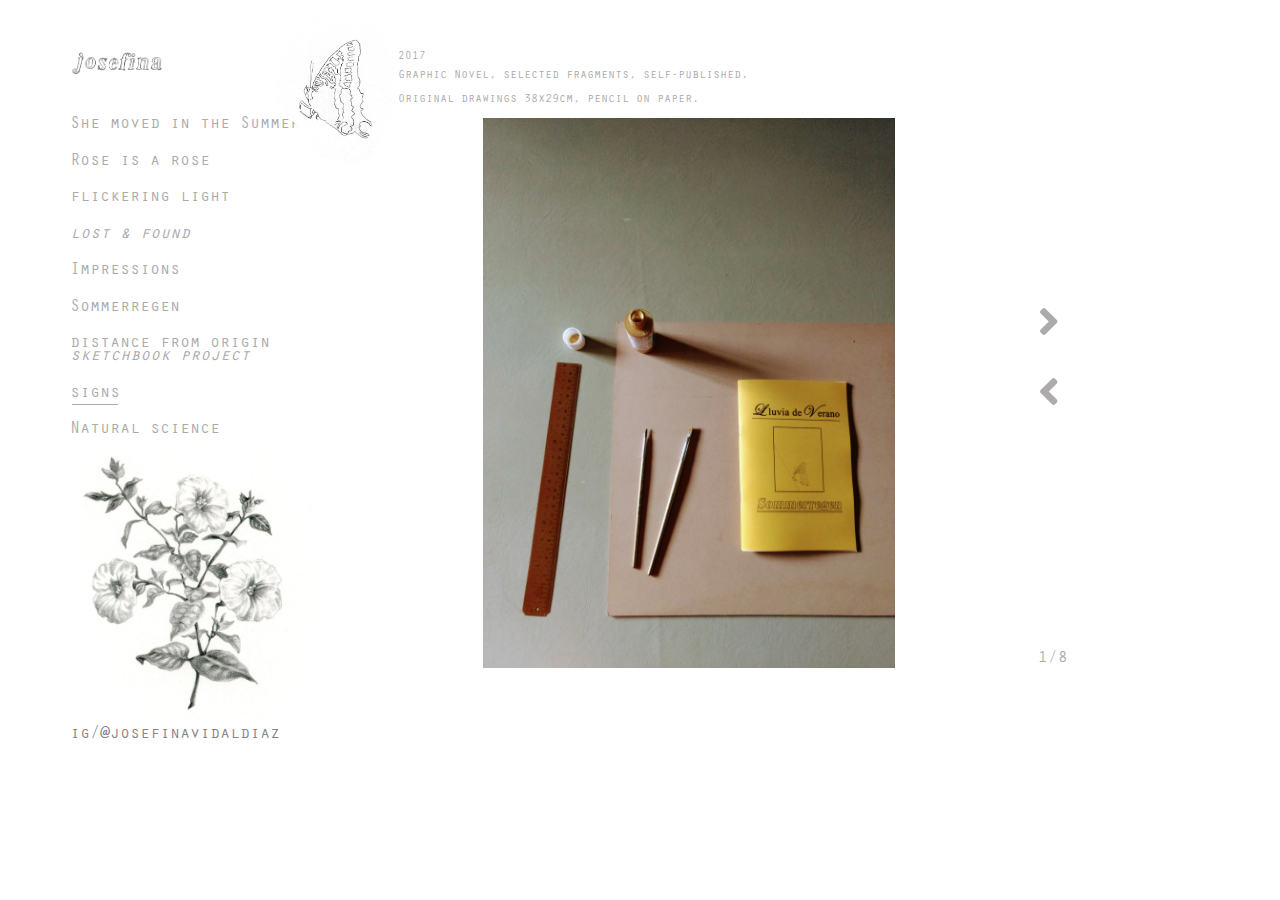
<file: sommerregen.html>
<!doctype html>
<html class="no-js" lang="">
    <head>
        <meta charset="utf-8">
        <meta http-equiv="x-ua-compatible" content="ie=edge">
        <title>Josefina Vidal Díaz</title>
        <meta name="description" content="">
        <meta name="viewport" content="width=device-width, initial-scale=1">

        <link rel="manifest" href="site.webmanifest">
        <!--<link rel="apple-touch-icon" href="icon.png">-->
        <!-- Place favicon.ico in the root directory -->
        <link href="https://cdn.jsdelivr.net/npm/bootstrap@5.1.0/dist/css/bootstrap.min.css" rel="stylesheet" integrity="sha384-KyZXEAg3QhqLMpG8r+8fhAXLRk2vvoC2f3B09zVXn8CA5QIVfZOJ3BCsw2P0p/We" crossorigin="anonymous">
        <script src="https://cdn.jsdelivr.net/npm/bootstrap@5.1.0/dist/js/bootstrap.bundle.min.js" integrity="sha384-U1DAWAznBHeqEIlVSCgzq+c9gqGAJn5c/t99JyeKa9xxaYpSvHU5awsuZVVFIhvj" crossorigin="anonymous"></script>

        <link rel="stylesheet" href="css/normalize.css">
        <link rel="stylesheet" href="css/main.css">
        <script defer src="js/fontawesome-all.min.js"></script>        
    </head>
    <body>
        <!--[if lte IE 9]>
            <p class="browserupgrade">You are using an <strong>outdated</strong> browser. Please <a href="https://browsehappy.com/">upgrade your browser</a> to improve your experience and security.</p>
        <![endif]-->

        <!-- Add your site or application content here 
        <div class="logo-container clearfix">
            <img id="logo" src="img/logo.png" alt="logo">
            <img class="polilla" src="img/polilla.png" alt="polilla">
        </div>-->
        <div class="clearfix" id="main-content">
            <div id="mobile-menu" class="clearfix"></div>         
            <div class="sidebar-nav">
                <div class="sidenav-content">
                    <div class="logo-container clearfix">
                        <a href="index.html"><img id="logo" src="img/logo.png" alt="logo"></a>
                        <img class="polilla" src="img/polilla.png" alt="polilla">
                    </div>
                    <ul class="py-2 mt-2">
                        <li>
                            <a href="moved-in-the-summer.html">
                                She moved in the Summer
                            </a>
                        </li>
                        <li>
                            <a href="rose.html">
                                Rose is a rose
                            </a>
                        </li>
                        <li>
                            <a href="flickering-light.html">
                                <span class="lang-en">flickering light</span>
                                <span class="lang-es">luz parpadeante</span>
                            </a>
                        </li>
                        <li>
                            <a class="italic" href="lost-and-found.html">
                                <span class="lang-en">lost & found</span>
                                <span class="lang-es">objetos perdidos</span>
                            </a>
                        </li>
                        <li>
                            <a href="impresiones.html">
                                <span class="lang-en">Impressions</span>
                                <span class="lang-es">Impresiones</span>
                            </a>
                        </li>
                        <li>
                            <a href="sommerregen.html">
                                Sommerregen<br>
                                <span class="italic lang-es">lluvia de verano</span>
                            </a>
                        </li>
                        <li>
                            <a href="sketchbook.html">
                                <span class="lang-en">distance from origin</span>
                                <span class="lang-es">distancia de origen</span>                                
                                <br>
                                <span class="italic">sketchbook project</span>
                            </a>
                        </li>
                        <li>
                            <a class="active" href="signo.html">
                                <span class="lang-en">signs</span>
                                <span class="lang-es">signo</span>
                            </a>
                        </li>
                        <li>
                            <a href="historia.html">
                                <span class="lang-en">Natural science</span>
                                <span class="lang-es">Historia natural</span>
                                
                            </a>
                        </li>
                    </ul>
                    <img class="sidebar-img" src="img/flor.png" alt="dibujo">
                    <div class="redes-sociales">
                        <a href="https://www.instagram.com/josefinavidaldiaz/" target="_blank">ig/@josefinavidaldiaz</a>
                    </div>
                </div>
            </div>
            <div class="site-content sommerregen clearfix">
                <span class="fecha-obra">2017</span>
                <p class="descripcion m-0">
                    <span class="lang-en">Graphic Novel, selected fragments, self-published.</span>
                    <span class="lang-es">Novela gráfica, fragmentos seleccionados.</span>                    
                </p>
                <p class="descripcion ml-0 mb-4">
                    <span class="lang-en">Original drawings 38x29cm, pencil on paper.</span>
                    <span class="lang-es">Dibujos originales 38x29cm, lapiz en papel.</span>                    
                </p>
                <div id="carousel">
                    <div id="slides" data-current-page="0">
                        <!-- Los div esta escritos asi "raro", pegados al final, para
                            evitar que quede ningun espacio entre ellos. -->
                        <div><img class="vertical" src="img/sommerregen/0.jpg" /></div><div
                        ><img class="horizontal" src="img/sommerregen/2.jpg" /></div><div
                        ><img class="horizontal" src="img/sommerregen/3.jpg" /></div><div
                        ><img class="horizontal" src="img/sommerregen/4.jpg" /></div><div
                        ><img class="horizontal" src="img/sommerregen/5.jpg" /></div><div
                        ><img class="horizontal" src="img/sommerregen/6.jpg" /></div><div
                        ><img class="horizontal" src="img/sommerregen/7.jpg" /></div><div
                        ><img class="horizontal" src="img/sommerregen/8.jpg" /></div>
                    </div>                    
                </div>
                <div class="container-flechas">
                    <a class="flecha" onclick="carouselArrowClick('right')"><i class="fas fa-angle-right"></i></a>
                    <a class="flecha" onclick="carouselArrowClick('left')"><i class="fas fa-angle-left"></i></a>
                    <div class="contador-img">
                        <span id="contador-slide">1</span>/8
                    </div>
                </div>
            </div>
            <div class="footer"></div>
        </div>
        <button id="back-to-top" type="button">Back to Top</button> 
        <script src="js/vendor/modernizr-3.5.0.min.js"></script>
        <script src="https://code.jquery.com/jquery-3.2.1.min.js" integrity="sha256-hwg4gsxgFZhOsEEamdOYGBf13FyQuiTwlAQgxVSNgt4=" crossorigin="anonymous"></script>
        <script>window.jQuery || document.write('<script src="js/vendor/jquery-3.2.1.min.js"><\/script>')</script>
        <script src="js/plugins.js"></script>
        <script src="js/main.js"></script>

        <!-- Google Analytics: change UA-XXXXX-Y to be your site's ID. -->
        <script>
            window.ga=function(){ga.q.push(arguments)};ga.q=[];ga.l=+new Date;
            ga('create','UA-XXXXX-Y','auto');ga('send','pageview')
        </script>
        <script src="https://www.google-analytics.com/analytics.js" async defer></script>
    </body>
</html>
</file>
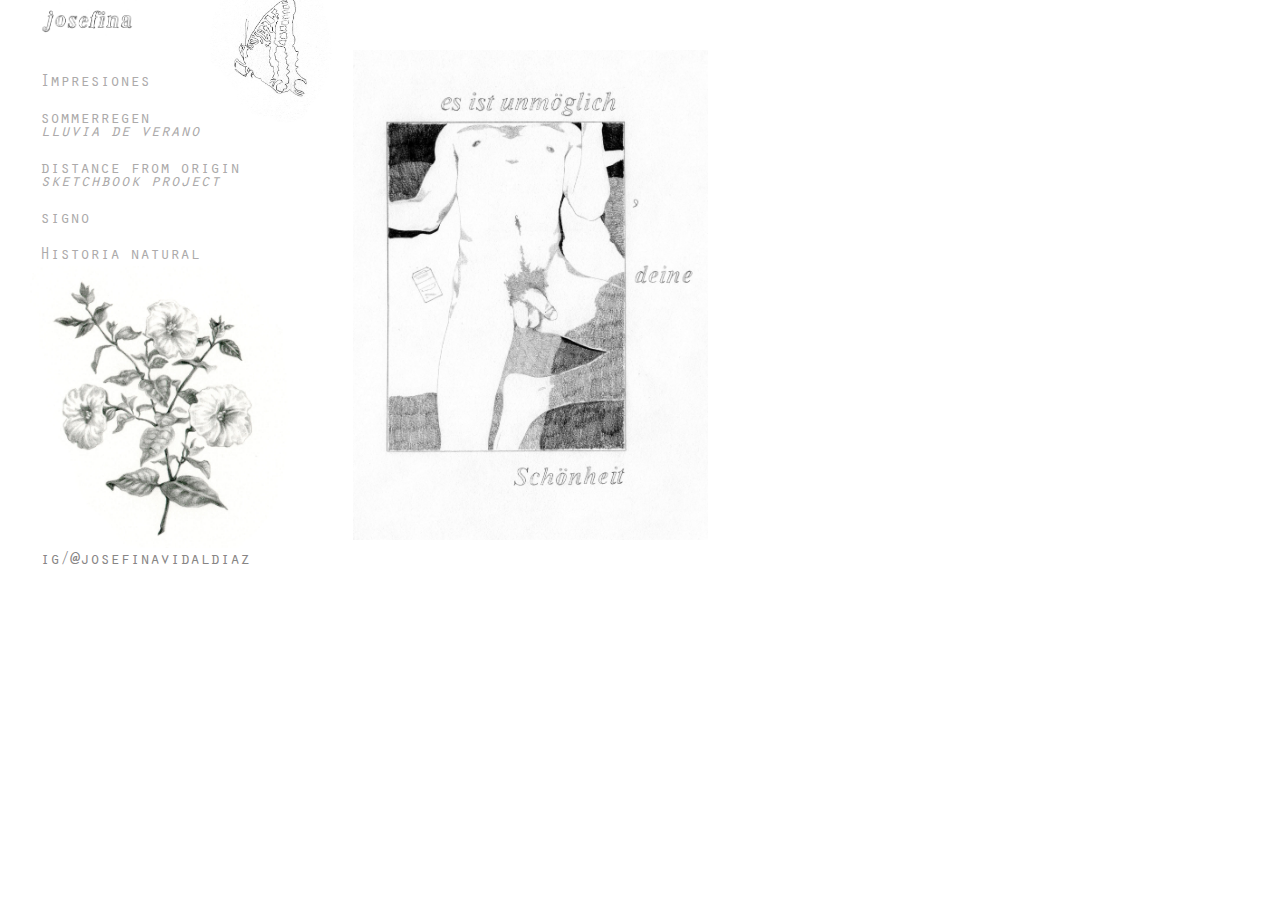
<file: tobias.html>
<!doctype html>
<html class="no-js" lang="">
    <head>
        <meta charset="utf-8">
        <meta http-equiv="x-ua-compatible" content="ie=edge">
        <title>Josefina Vidal Díaz</title>
        <meta name="description" content="">
        <meta name="viewport" content="width=device-width, initial-scale=1">

        <link rel="manifest" href="site.webmanifest">
        <link rel="apple-touch-icon" href="icon.png">
        <!-- Place favicon.ico in the root directory -->

        <link rel="stylesheet" href="css/normalize.css">
        <link rel="stylesheet" href="css/main.css">
    </head>
    <body>
        <!--[if lte IE 9]>
            <p class="browserupgrade">You are using an <strong>outdated</strong> browser. Please <a href="https://browsehappy.com/">upgrade your browser</a> to improve your experience and security.</p>
        <![endif]-->

        <!-- Add your site or application content here 
        <div class="logo-container clearfix">
            <img id="logo" src="img/logo.png" alt="logo">
            <img class="polilla" src="img/polilla.png" alt="polilla">
        </div>-->
        <div class="main-content clearfix">
            
            <div class="sidebar-nav">
                <div class="logo-container clearfix">
                    <img id="logo" src="img/logo.png" alt="logo">
                    <img class="polilla" src="img/polilla.png" alt="polilla">
                </div>
                <ul>
                    <li><a>Impresiones</a></li>
                    <li>
                        <a>sommerregen<br>
                        <span class="italic">lluvia de verano</span></a>
                    </li>
                    <li>
                        <a>distance from origin<br>
                        <span class="italic">sketchbook project</span></a>
                    </li>
                    <li><a>signo</a></li>
                    <li><a>Historia natural</a></li>                    
                </ul>
                <img class="sidebar-img" src="img/flor.png" alt="dibujo">
                <div class="redes-sociales">
                    <a href="https://www.instagram.com/josefinavidaldiaz/" target="_blank">ig/@josefinavidaldiaz</a>
                </div>
                
            </div>
            <div class="site-content">
                <img class="schone" src="img/schone.jpg" alt="dibujo">
            </div>
        </div>     
        <script src="js/vendor/modernizr-3.5.0.min.js"></script>
        <script src="https://code.jquery.com/jquery-3.2.1.min.js" integrity="sha256-hwg4gsxgFZhOsEEamdOYGBf13FyQuiTwlAQgxVSNgt4=" crossorigin="anonymous"></script>
        <script>window.jQuery || document.write('<script src="js/vendor/jquery-3.2.1.min.js"><\/script>')</script>
        <script src="js/plugins.js"></script>
        <script src="js/main.js"></script>

        <!-- Google Analytics: change UA-XXXXX-Y to be your site's ID. -->
        <script>
            window.ga=function(){ga.q.push(arguments)};ga.q=[];ga.l=+new Date;
            ga('create','UA-XXXXX-Y','auto');ga('send','pageview')
        </script>
        <script src="https://www.google-analytics.com/analytics.js" async defer></script>
    </body>
</html>
</file>
<file: css/main.css>
/*! HTML5 Boilerplate v6.0.1 | MIT License | https://html5boilerplate.com/ */

/*
 * What follows is the result of much research on cross-browser styling.
 * Credit left inline and big thanks to Nicolas Gallagher, Jonathan Neal,
 * Kroc Camen, and the H5BP dev community and team.
 */

/* ==========================================================================
   Base styles: opinionated defaults
   ========================================================================== */

html {
    color: #222;
    font-size: 1em;
    line-height: 1.4;
}

/*
 * Remove text-shadow in selection highlight:
 * https://twitter.com/miketaylr/status/12228805301
 *
 * Vendor-prefixed and regular ::selection selectors cannot be combined:
 * https://stackoverflow.com/a/16982510/7133471
 *
 * Customize the background color to match your design.
 */

::-moz-selection {
    background: #b3d4fc;
    text-shadow: none;
}

::selection {
    background: #b3d4fc;
    text-shadow: none;
}

/*
 * A better looking default horizontal rule
 */

hr {
    display: block;
    height: 1px;
    border: 0;
    border-top: 1px solid #ccc;
    margin: 1em 0;
    padding: 0;
}

/*
 * Remove the gap between audio, canvas, iframes,
 * images, videos and the bottom of their containers:
 * https://github.com/h5bp/html5-boilerplate/issues/440
 */

audio,
canvas,
iframe,
img,
svg,
video {
    vertical-align: middle;
}

/*
 * Remove default fieldset styles.
 */

fieldset {
    border: 0;
    margin: 0;
    padding: 0;
}

/*
 * Allow only vertical resizing of textareas.
 */

textarea {
    resize: vertical;
}

/* ==========================================================================
   Browser Upgrade Prompt
   ========================================================================== */

.browserupgrade {
    margin: 0.2em 0;
    background: #ccc;
    color: #000;
    padding: 0.2em 0;
}

/* ==========================================================================
   Author's custom styles
   ========================================================================== */
/* 
 * 01 - General
 * 02 - Logo
 * 03 - Side nav
 * 04 - Index Content
 * 05 - Impresiones Content
 * 06 - Signo
 * 07 - Sketchbook
 * 08 - Historia
 * 09 - Sommerregen
 * 10 - Menu Mobile
 * 11 - Lost & Found
 * 12 - Flickering light
 */
 /* 01 General */
@font-face {
    font-family: Orator-Std-Medium;
    src: url(../fonts/Orator-Std-Medium.ttf);
}
#main-content {
    height: 100%;
    padding-top: 42px;
    padding-left: 30px;
    position: relative;
}
.italic {
    font-style: italic;
}
a {
    text-decoration: none;
}
a:hover {    
    cursor: pointer;
}

.descripcion {
    max-width: 660px;
    font-size: 12px;
    font-family: Orator-Std-Medium, "Times New Roman", Serif;
    color: #acaaaa;
    margin-top: 0;
}
materiales {
    text-indent: 0;
}
.footer {
    width: 100%;
    height: 60px;
    float: left;
}
#back-to-top {
    position: fixed;
    bottom: 50px;
    left: 100px;
    border: none;
    background-color: white;
    color: #acaaaa;
    font-family: Orator-Std-Medium, "Times New Roman", Serif;
    font-size: 16px;
    cursor: pointer;
    display: none;
}
#back-to-top:hover {
    font-weight: bold;
}
#back-to-top:active, #back-to-top:focus {
    outline: 0;
}

.lang-es {
    display: none;
}

.display-block {
    display: block !important;
}

.float-right {
  float: right !important;
}

.float-left {
  float: left !important;
}

@media only screen and (max-width: 780px) {
    .site-content {
        width: 90%;
        margin: 50px 5% 0;
    }
    #back-to-top {
        bottom: 15px;
        left: auto;
        right: 15px;
        padding: 5px 10px;
        background-color: #f5f5f5;
        border: 1px solid #a5aaaa;
        border-radius: 16px;
        font-size: 12px;
        width: 50px;
    }
}

@media only screen and (min-width: 781px) {
    .site-content {
        float: left;
        margin-left: 3%;
        max-width: 72%;
    }
}

/* 02 Logo */
.logo-container {
    overflow: visible;
    position: relative;
    padding: 0 0 20px 30px;
}
#logo {
    width: 102px;
    float: left;
    margin-left: 6px;
}
img.polilla {
    height: 147px;
    position: absolute;
    top: -24px;
    right: -37px;
}
/* 03 Side nav */
.sidebar-nav {    
    float: left;    
    height: 100%;
}
.sidenav-content {
    width: 330px;
}
.sidebar-nav ul {
    list-style: none;
    margin-bottom: 0px;
}
.sidebar-nav ul li {
    margin-bottom: 20px;
    font-size: 17px;
    font-family: Orator-Std-Medium, "Times New Roman", Serif;
    color: #acaaaa;
    line-height: 79%;
}
.sidebar-nav ul li:last-child {
    margin-bottom: 0;
}
li a {
    display: inline-block;
    padding-bottom: 3px;
    color: #acaaaa;
    transition: box-shadow 0.6s ease;
}
li a:hover, li a.active {
    box-shadow: 0px 3px 0px -2px #acaaaa;
    color: inherit;
}
.sidebar-img {
    width: 270px;
    padding-left: 25px;
}
.redes-sociales {
    padding-left: 40px;
}
.redes-sociales a {
    font-size: 17px;
    font-family: Orator-Std-Medium, "Times New Roman", Serif;
    color: #878585;
}
/* 04 Index Content */
img.schone {
    width: 355px;
    margin-left: 20px;
    margin-top: 50px;
}
@media only screen and (max-width: 780px) {
    img.schone {
        width: 100%;
        margin: 0;
    }
}
/* 05 Impresiones Content */
.impresiones-img-group {
  margin-bottom: 20px;
}
.fecha-obra {
  margin: 8px 0 5px;
  display: block;
  font-family: Orator-Std-Medium, "Times New Roman", Serif;
  color: #acaaaa;
  font-size: 11px;    
}

@media only screen and (max-width: 780px) {
    .impresiones img {
        width: 90%;
        margin: 0 4%;
    }
}
@media only screen and (min-width: 781px) {
    .impresiones img {
        height: 42vw;    
    }
}
/* 06 Signo */
.signo p {    
    line-height: 1;
}
.signo img {
    width: 500px;
    max-width: 100%;
    padding-bottom: 20px;
}
/* 07 Sketchbook */
.sketchbook p {    
    line-height: 1;
}
.sketchbook img {
    width: 70%;
}
/* 08 Historia */
.historia img {
    width: 500px;
    max-width: 100%;
    padding-bottom: 20px;
}
.historia p {    
    line-height: 1;
}
/* 09 Sommerregen */
.sommerregen p {    
    line-height: 1;
    max-width: 487px;
    text-indent: 0;
}
#carousel {
  position: relative;
  width: 630px;
  max-width: 100%;
  height: 550px;
  margin: 0;
  overflow-x: hidden;
  overflow-y: hidden;
  float: left;
}
#slides {
  white-space: nowrap;
  transition: transform 1.2s ease;
}
#slides > div {
  width: 630px;
  max-width: 100%;
  height: 550px;
  display: inline-block;
}
#slides img.vertical {
    height: inherit;
    margin-left: 85px;
}
#slides img.horizontal {
    width: inherit;
}
@media only screen and (max-width: 780px) {
    .site-content.sommerregen {
        margin-left: 2%;
        margin-right: 2%;
    }
}

/* Navegacion derecha */
.container-flechas {
    float: right;
    margin: 175px 0 0 10px;
}
a.flecha {
    color: #acaaaa;
    font-size: 43px;
    display: block;
    margin-bottom: 10px;
}
div.contador-img {
    font-family: Orator-Std-Medium, "Times New Roman", Serif;
    color: #acaaaa;
    margin-top: 224px;
}
@media only screen and (max-width: 780px) {
    #slides img.vertical {
        height: 78%;
        max-width: 100%;
        margin: 0 6% 0 0;
    }
    #slides img.horizontal {
        width: 100%;
    }
    .container-flechas {
        margin: 0;
        float: none;
        position: relative;
        top: -100px;
    }
    a.flecha {
        float: right;
        margin-right: 20px;
    }
}
/* 10 Menu Mobile */
#mobile-menu {
    display: none;
    padding: 10px;
}
#mobile-menu .sidenav-toggle {
    background-color: white;
    border: none;
    border-radius: 8px;
    transition: background-color 1s ease;
}
.icon-bar {
    display: block;
    width: 30px;
    height: 2px;
    background-color: #acaaaa;
    margin: 6px 0;
}
*:focus {
    outline: none;
}
@media only screen and (max-width: 780px) {
    #main-content {
        padding: 0;
    }
    #main-content > .sidebar-nav {
        max-width: 0;
        overflow: hidden;
        position: absolute;
        background-color: white;
        transition: max-width 1s ease;
        border-radius: 0 0 10px;
    }
    #mobile-menu {
        display: block;
    }
    #mobile-menu > button.sidenav-toggle {
        float: left;
    }
    #mobile-menu > button.sidenav-toggle.active {
        background-color: #f5f5f5;
    }
    #mobile-menu img.polilla {
        height: 110px;
        top: -10px;
        z-index: 2;
    }
    #logo {
        margin-left: 14px;
        margin-top: -3px;
    }
    .sidebar-nav {
        padding-bottom: 50px;
        height: auto;
        z-index: 1;
    }
    .sidebar-nav .logo-container {
        display: none;
    }
    .sidebar-img {
        width: 160px;
    }
    #mobile-menu h6 {
        color: #a5aaaa;
        font-family: Orator-Std-Medium, "Times New Roman", Serif;
        font-weight: 500;
        margin: 5px 0 0;
    }
    #mobile-menu button > img {
        width: 20px
    }
}
/* 10 Lost & Found */
.lost-and-found .img-obra {
  max-width: 100%;
}
@media only screen and (max-width: 780px) {
}
@media only screen and (min-width: 781px) {

}

/* 12 - Flickering light */

@media only screen and (max-width: 780px) {
    #flickering-light-img-container {
      width: 100vw;
    }
    
    #flickering-light-img-container img {
        width: 85%;
        margin-bottom: 10px;
    }
}
@media only screen and (min-width: 781px) {
    #flickering-light-img-container {
      position: relative;
      width: 54vw;
      height: 280vw;
    }

    img.flickering {
      position: absolute;
    }

    img.flickering-right {
      right: 0;
    }

    img.flickering-left {
      left: 0;
    }

    #flickering-0 {
      height: 32vw;
      width: auto;
    }

    #flickering-1 {
      height: 36vw;
      width: auto;
      top: 4vw;
    }

    #flickering-2 {
      height: 36vw;
      width: auto;
      top: 34vw;
    }

    #flickering-3 {
      height: 34vw;
      width: auto;
      top: 42vw;
    }

    #flickering-4 {
      height: 34vw;
      width: auto;
      top: 72vw;
    }

    #flickering-5 {
      height: 37vw;
      width: auto;
      top: 78vw;
    }

    #flickering-6 {
      height: 34vw;
      width: auto;
      top: 117vw;
    }

    #flickering-7 {
      height: 37vw;
      width: auto;
      top: 117vw;
    }

    #flickering-8 {
      height: 37vw;
      width: auto;
      top: 156vw;
    }

    #flickering-9 {
      height: 33vw;
      width: auto;
      top: 158vw;
    }

    #flickering-10 {
      height: 38vw;
      width: auto;
      top: 195vw;
    }

    #flickering-11 {
      height: 32vw;
      width: auto;
      top: 196vw;
    }

    #flickering-12 {
      height: 34vw;
      width: auto;
      top: 235vw;
    }

    #flickering-13 {
      height: 39vw;
      width: auto;
      top: 237vw;
    }
}

.moved-in-the-summer img, .rose img {
  width: 500px;
  max-width: 100%;
  padding-bottom: 20px;
}

/* ==========================================================================
   Helper classes
   ========================================================================== */

/*
 * Hide visually and from screen readers
 */

.hidden {
    display: none !important;
}

/*
 * Hide only visually, but have it available for screen readers:
 * https://snook.ca/archives/html_and_css/hiding-content-for-accessibility
 *
 * 1. For long content, line feeds are not interpreted as spaces and small width
 *    causes content to wrap 1 word per line:
 *    https://medium.com/@jessebeach/beware-smushed-off-screen-accessible-text-5952a4c2cbfe
 */

.visuallyhidden {
    border: 0;
    clip: rect(0 0 0 0);
    -webkit-clip-path: inset(50%);
    clip-path: inset(50%);
    height: 1px;
    margin: -1px;
    overflow: hidden;
    padding: 0;
    position: absolute;
    width: 1px;
    white-space: nowrap; /* 1 */
}

/*
 * Extends the .visuallyhidden class to allow the element
 * to be focusable when navigated to via the keyboard:
 * https://www.drupal.org/node/897638
 */

.visuallyhidden.focusable:active,
.visuallyhidden.focusable:focus {
    clip: auto;
    -webkit-clip-path: none;
    clip-path: none;
    height: auto;
    margin: 0;
    overflow: visible;
    position: static;
    width: auto;
    white-space: inherit;
}

/*
 * Hide visually and from screen readers, but maintain layout
 */

.invisible {
    visibility: hidden;
}

/*
 * Clearfix: contain floats
 *
 * For modern browsers
 * 1. The space content is one way to avoid an Opera bug when the
 *    `contenteditable` attribute is included anywhere else in the document.
 *    Otherwise it causes space to appear at the top and bottom of elements
 *    that receive the `clearfix` class.
 * 2. The use of `table` rather than `block` is only necessary if using
 *    `:before` to contain the top-margins of child elements.
 */

.clearfix:before,
.clearfix:after {
    content: " "; /* 1 */
    display: table; /* 2 */
}

.clearfix:after {
    clear: both;
}

/* ==========================================================================
   EXAMPLE Media Queries for Responsive Design.
   These examples override the primary ('mobile first') styles.
   Modify as content requires.
   ========================================================================== */

@media only screen and (min-width: 35em) {
    /* Style adjustments for viewports that meet the condition */
}

@media print,
       (-webkit-min-device-pixel-ratio: 1.25),
       (min-resolution: 1.25dppx),
       (min-resolution: 120dpi) {
    /* Style adjustments for high resolution devices */
}

/* ==========================================================================
   Print styles.
   Inlined to avoid the additional HTTP request:
   http://www.phpied.com/delay-loading-your-print-css/
   ========================================================================== */

@media print {
    *,
    *:before,
    *:after {
        background: transparent !important;
        color: #000 !important; /* Black prints faster:
                                   http://www.sanbeiji.com/archives/953 */
        box-shadow: none !important;
        text-shadow: none !important;
    }

    a,
    a:visited {
        text-decoration: underline;
    }

    a[href]:after {
        content: " (" attr(href) ")";
    }

    abbr[title]:after {
        content: " (" attr(title) ")";
    }

    /*
     * Don't show links that are fragment identifiers,
     * or use the `javascript:` pseudo protocol
     */

    a[href^="#"]:after,
    a[href^="javascript:"]:after {
        content: "";
    }

    pre {
        white-space: pre-wrap !important;
    }
    pre,
    blockquote {
        border: 1px solid #999;
        page-break-inside: avoid;
    }

    /*
     * Printing Tables:
     * http://css-discuss.incutio.com/wiki/Printing_Tables
     */

    thead {
        display: table-header-group;
    }

    tr,
    img {
        page-break-inside: avoid;
    }

    p,
    h2,
    h3 {
        orphans: 3;
        widows: 3;
    }

    h2,
    h3 {
        page-break-after: avoid;
    }
}

/* BOOTSTRAP UTILITIES */
/*
.w-25 {
    width: 25% !important;
  }
  
  .w-50 {
    width: 50% !important;
  }
  
  .w-75 {
    width: 75% !important;
  }
  
  .w-100 {
    width: 100% !important;
  }
  
  .w-auto {
    width: auto !important;
  }
  
  .h-25 {
    height: 25% !important;
  }
  
  .h-50 {
    height: 50% !important;
  }
  
  .h-75 {
    height: 75% !important;
  }
  
  .h-100 {
    height: 100% !important;
  }
  
  .h-auto {
    height: auto !important;
  }
  
  .mw-100 {
    max-width: 100% !important;
  }
  
  .mh-100 {
    max-height: 100% !important;
  }
  
  .min-vw-100 {
    min-width: 100vw !important;
  }
  
  .min-vh-100 {
    min-height: 100vh !important;
  }
  
  .vw-100 {
    width: 100vw !important;
  }
  
  .vh-100 {
    height: 100vh !important;
  }
  
  .stretched-link::after {
    position: absolute;
    top: 0;
    right: 0;
    bottom: 0;
    left: 0;
    z-index: 1;
    pointer-events: auto;
    content: "";
    background-color: rgba(0, 0, 0, 0);
  }
  
  .m-0 {
    margin: 0 !important;
  }
  
  .mt-0,
  .my-0 {
    margin-top: 0 !important;
  }
  
  .mr-0,
  .mx-0 {
    margin-right: 0 !important;
  }
  
  .mb-0,
  .my-0 {
    margin-bottom: 0 !important;
  }
  
  .ml-0,
  .mx-0 {
    margin-left: 0 !important;
  }
  
  .m-1 {
    margin: 0.25rem !important;
  }
  
  .mt-1,
  .my-1 {
    margin-top: 0.25rem !important;
  }
  
  .mr-1,
  .mx-1 {
    margin-right: 0.25rem !important;
  }
  
  .mb-1,
  .my-1 {
    margin-bottom: 0.25rem !important;
  }
  
  .ml-1,
  .mx-1 {
    margin-left: 0.25rem !important;
  }
  
  .m-2 {
    margin: 0.5rem !important;
  }
  
  .mt-2,
  .my-2 {
    margin-top: 0.5rem !important;
  }
  
  .mr-2,
  .mx-2 {
    margin-right: 0.5rem !important;
  }
  
  .mb-2,
  .my-2 {
    margin-bottom: 0.5rem !important;
  }
  
  .ml-2,
  .mx-2 {
    margin-left: 0.5rem !important;
  }
  
  .m-3 {
    margin: 1rem !important;
  }
  
  .mt-3,
  .my-3 {
    margin-top: 1rem !important;
  }
  
  .mr-3,
  .mx-3 {
    margin-right: 1rem !important;
  }
  
  .mb-3,
  .my-3 {
    margin-bottom: 1rem !important;
  }
  
  .ml-3,
  .mx-3 {
    margin-left: 1rem !important;
  }
  
  .m-4 {
    margin: 1.5rem !important;
  }
  
  .mt-4,
  .my-4 {
    margin-top: 1.5rem !important;
  }
  
  .mr-4,
  .mx-4 {
    margin-right: 1.5rem !important;
  }
  
  .mb-4,
  .my-4 {
    margin-bottom: 1.5rem !important;
  }
  
  .ml-4,
  .mx-4 {
    margin-left: 1.5rem !important;
  }
  
  .m-5 {
    margin: 3rem !important;
  }
  
  .mt-5,
  .my-5 {
    margin-top: 3rem !important;
  }
  
  .mr-5,
  .mx-5 {
    margin-right: 3rem !important;
  }
  
  .mb-5,
  .my-5 {
    margin-bottom: 3rem !important;
  }
  
  .ml-5,
  .mx-5 {
    margin-left: 3rem !important;
  }
  
  .p-0 {
    padding: 0 !important;
  }
  
  .pt-0,
  .py-0 {
    padding-top: 0 !important;
  }
  
  .pr-0,
  .px-0 {
    padding-right: 0 !important;
  }
  
  .pb-0,
  .py-0 {
    padding-bottom: 0 !important;
  }
  
  .pl-0,
  .px-0 {
    padding-left: 0 !important;
  }
  
  .p-1 {
    padding: 0.25rem !important;
  }
  
  .pt-1,
  .py-1 {
    padding-top: 0.25rem !important;
  }
  
  .pr-1,
  .px-1 {
    padding-right: 0.25rem !important;
  }
  
  .pb-1,
  .py-1 {
    padding-bottom: 0.25rem !important;
  }
  
  .pl-1,
  .px-1 {
    padding-left: 0.25rem !important;
  }
  
  .p-2 {
    padding: 0.5rem !important;
  }
  
  .pt-2,
  .py-2 {
    padding-top: 0.5rem !important;
  }
  
  .pr-2,
  .px-2 {
    padding-right: 0.5rem !important;
  }
  
  .pb-2,
  .py-2 {
    padding-bottom: 0.5rem !important;
  }
  
  .pl-2,
  .px-2 {
    padding-left: 0.5rem !important;
  }
  
  .p-3 {
    padding: 1rem !important;
  }
  
  .pt-3,
  .py-3 {
    padding-top: 1rem !important;
  }
  
  .pr-3,
  .px-3 {
    padding-right: 1rem !important;
  }
  
  .pb-3,
  .py-3 {
    padding-bottom: 1rem !important;
  }
  
  .pl-3,
  .px-3 {
    padding-left: 1rem !important;
  }
  
  .p-4 {
    padding: 1.5rem !important;
  }
  
  .pt-4,
  .py-4 {
    padding-top: 1.5rem !important;
  }
  
  .pr-4,
  .px-4 {
    padding-right: 1.5rem !important;
  }
  
  .pb-4,
  .py-4 {
    padding-bottom: 1.5rem !important;
  }
  
  .pl-4,
  .px-4 {
    padding-left: 1.5rem !important;
  }
  
  .p-5 {
    padding: 3rem !important;
  }
  
  .pt-5,
  .py-5 {
    padding-top: 3rem !important;
  }
  
  .pr-5,
  .px-5 {
    padding-right: 3rem !important;
  }
  
  .pb-5,
  .py-5 {
    padding-bottom: 3rem !important;
  }
  
  .pl-5,
  .px-5 {
    padding-left: 3rem !important;
  }
  
  .m-n1 {
    margin: -0.25rem !important;
  }
  
  .mt-n1,
  .my-n1 {
    margin-top: -0.25rem !important;
  }
  
  .mr-n1,
  .mx-n1 {
    margin-right: -0.25rem !important;
  }
  
  .mb-n1,
  .my-n1 {
    margin-bottom: -0.25rem !important;
  }
  
  .ml-n1,
  .mx-n1 {
    margin-left: -0.25rem !important;
  }
  
  .m-n2 {
    margin: -0.5rem !important;
  }
  
  .mt-n2,
  .my-n2 {
    margin-top: -0.5rem !important;
  }
  
  .mr-n2,
  .mx-n2 {
    margin-right: -0.5rem !important;
  }
  
  .mb-n2,
  .my-n2 {
    margin-bottom: -0.5rem !important;
  }
  
  .ml-n2,
  .mx-n2 {
    margin-left: -0.5rem !important;
  }
  
  .m-n3 {
    margin: -1rem !important;
  }
  
  .mt-n3,
  .my-n3 {
    margin-top: -1rem !important;
  }
  
  .mr-n3,
  .mx-n3 {
    margin-right: -1rem !important;
  }
  
  .mb-n3,
  .my-n3 {
    margin-bottom: -1rem !important;
  }
  
  .ml-n3,
  .mx-n3 {
    margin-left: -1rem !important;
  }
  
  .m-n4 {
    margin: -1.5rem !important;
  }
  
  .mt-n4,
  .my-n4 {
    margin-top: -1.5rem !important;
  }
  
  .mr-n4,
  .mx-n4 {
    margin-right: -1.5rem !important;
  }
  
  .mb-n4,
  .my-n4 {
    margin-bottom: -1.5rem !important;
  }
  
  .ml-n4,
  .mx-n4 {
    margin-left: -1.5rem !important;
  }
  
  .m-n5 {
    margin: -3rem !important;
  }
  
  .mt-n5,
  .my-n5 {
    margin-top: -3rem !important;
  }
  
  .mr-n5,
  .mx-n5 {
    margin-right: -3rem !important;
  }
  
  .mb-n5,
  .my-n5 {
    margin-bottom: -3rem !important;
  }
  
  .ml-n5,
  .mx-n5 {
    margin-left: -3rem !important;
  }
  
  .m-auto {
    margin: auto !important;
  }
  
  .mt-auto,
  .my-auto {
    margin-top: auto !important;
  }
  
  .mr-auto,
  .mx-auto {
    margin-right: auto !important;
  }
  
  .mb-auto,
  .my-auto {
    margin-bottom: auto !important;
  }
  
  .ml-auto,
  .mx-auto {
    margin-left: auto !important;
  }
  
  @media (min-width: 576px) {
    .m-sm-0 {
      margin: 0 !important;
    }
    .mt-sm-0,
    .my-sm-0 {
      margin-top: 0 !important;
    }
    .mr-sm-0,
    .mx-sm-0 {
      margin-right: 0 !important;
    }
    .mb-sm-0,
    .my-sm-0 {
      margin-bottom: 0 !important;
    }
    .ml-sm-0,
    .mx-sm-0 {
      margin-left: 0 !important;
    }
    .m-sm-1 {
      margin: 0.25rem !important;
    }
    .mt-sm-1,
    .my-sm-1 {
      margin-top: 0.25rem !important;
    }
    .mr-sm-1,
    .mx-sm-1 {
      margin-right: 0.25rem !important;
    }
    .mb-sm-1,
    .my-sm-1 {
      margin-bottom: 0.25rem !important;
    }
    .ml-sm-1,
    .mx-sm-1 {
      margin-left: 0.25rem !important;
    }
    .m-sm-2 {
      margin: 0.5rem !important;
    }
    .mt-sm-2,
    .my-sm-2 {
      margin-top: 0.5rem !important;
    }
    .mr-sm-2,
    .mx-sm-2 {
      margin-right: 0.5rem !important;
    }
    .mb-sm-2,
    .my-sm-2 {
      margin-bottom: 0.5rem !important;
    }
    .ml-sm-2,
    .mx-sm-2 {
      margin-left: 0.5rem !important;
    }
    .m-sm-3 {
      margin: 1rem !important;
    }
    .mt-sm-3,
    .my-sm-3 {
      margin-top: 1rem !important;
    }
    .mr-sm-3,
    .mx-sm-3 {
      margin-right: 1rem !important;
    }
    .mb-sm-3,
    .my-sm-3 {
      margin-bottom: 1rem !important;
    }
    .ml-sm-3,
    .mx-sm-3 {
      margin-left: 1rem !important;
    }
    .m-sm-4 {
      margin: 1.5rem !important;
    }
    .mt-sm-4,
    .my-sm-4 {
      margin-top: 1.5rem !important;
    }
    .mr-sm-4,
    .mx-sm-4 {
      margin-right: 1.5rem !important;
    }
    .mb-sm-4,
    .my-sm-4 {
      margin-bottom: 1.5rem !important;
    }
    .ml-sm-4,
    .mx-sm-4 {
      margin-left: 1.5rem !important;
    }
    .m-sm-5 {
      margin: 3rem !important;
    }
    .mt-sm-5,
    .my-sm-5 {
      margin-top: 3rem !important;
    }
    .mr-sm-5,
    .mx-sm-5 {
      margin-right: 3rem !important;
    }
    .mb-sm-5,
    .my-sm-5 {
      margin-bottom: 3rem !important;
    }
    .ml-sm-5,
    .mx-sm-5 {
      margin-left: 3rem !important;
    }
    .p-sm-0 {
      padding: 0 !important;
    }
    .pt-sm-0,
    .py-sm-0 {
      padding-top: 0 !important;
    }
    .pr-sm-0,
    .px-sm-0 {
      padding-right: 0 !important;
    }
    .pb-sm-0,
    .py-sm-0 {
      padding-bottom: 0 !important;
    }
    .pl-sm-0,
    .px-sm-0 {
      padding-left: 0 !important;
    }
    .p-sm-1 {
      padding: 0.25rem !important;
    }
    .pt-sm-1,
    .py-sm-1 {
      padding-top: 0.25rem !important;
    }
    .pr-sm-1,
    .px-sm-1 {
      padding-right: 0.25rem !important;
    }
    .pb-sm-1,
    .py-sm-1 {
      padding-bottom: 0.25rem !important;
    }
    .pl-sm-1,
    .px-sm-1 {
      padding-left: 0.25rem !important;
    }
    .p-sm-2 {
      padding: 0.5rem !important;
    }
    .pt-sm-2,
    .py-sm-2 {
      padding-top: 0.5rem !important;
    }
    .pr-sm-2,
    .px-sm-2 {
      padding-right: 0.5rem !important;
    }
    .pb-sm-2,
    .py-sm-2 {
      padding-bottom: 0.5rem !important;
    }
    .pl-sm-2,
    .px-sm-2 {
      padding-left: 0.5rem !important;
    }
    .p-sm-3 {
      padding: 1rem !important;
    }
    .pt-sm-3,
    .py-sm-3 {
      padding-top: 1rem !important;
    }
    .pr-sm-3,
    .px-sm-3 {
      padding-right: 1rem !important;
    }
    .pb-sm-3,
    .py-sm-3 {
      padding-bottom: 1rem !important;
    }
    .pl-sm-3,
    .px-sm-3 {
      padding-left: 1rem !important;
    }
    .p-sm-4 {
      padding: 1.5rem !important;
    }
    .pt-sm-4,
    .py-sm-4 {
      padding-top: 1.5rem !important;
    }
    .pr-sm-4,
    .px-sm-4 {
      padding-right: 1.5rem !important;
    }
    .pb-sm-4,
    .py-sm-4 {
      padding-bottom: 1.5rem !important;
    }
    .pl-sm-4,
    .px-sm-4 {
      padding-left: 1.5rem !important;
    }
    .p-sm-5 {
      padding: 3rem !important;
    }
    .pt-sm-5,
    .py-sm-5 {
      padding-top: 3rem !important;
    }
    .pr-sm-5,
    .px-sm-5 {
      padding-right: 3rem !important;
    }
    .pb-sm-5,
    .py-sm-5 {
      padding-bottom: 3rem !important;
    }
    .pl-sm-5,
    .px-sm-5 {
      padding-left: 3rem !important;
    }
    .m-sm-n1 {
      margin: -0.25rem !important;
    }
    .mt-sm-n1,
    .my-sm-n1 {
      margin-top: -0.25rem !important;
    }
    .mr-sm-n1,
    .mx-sm-n1 {
      margin-right: -0.25rem !important;
    }
    .mb-sm-n1,
    .my-sm-n1 {
      margin-bottom: -0.25rem !important;
    }
    .ml-sm-n1,
    .mx-sm-n1 {
      margin-left: -0.25rem !important;
    }
    .m-sm-n2 {
      margin: -0.5rem !important;
    }
    .mt-sm-n2,
    .my-sm-n2 {
      margin-top: -0.5rem !important;
    }
    .mr-sm-n2,
    .mx-sm-n2 {
      margin-right: -0.5rem !important;
    }
    .mb-sm-n2,
    .my-sm-n2 {
      margin-bottom: -0.5rem !important;
    }
    .ml-sm-n2,
    .mx-sm-n2 {
      margin-left: -0.5rem !important;
    }
    .m-sm-n3 {
      margin: -1rem !important;
    }
    .mt-sm-n3,
    .my-sm-n3 {
      margin-top: -1rem !important;
    }
    .mr-sm-n3,
    .mx-sm-n3 {
      margin-right: -1rem !important;
    }
    .mb-sm-n3,
    .my-sm-n3 {
      margin-bottom: -1rem !important;
    }
    .ml-sm-n3,
    .mx-sm-n3 {
      margin-left: -1rem !important;
    }
    .m-sm-n4 {
      margin: -1.5rem !important;
    }
    .mt-sm-n4,
    .my-sm-n4 {
      margin-top: -1.5rem !important;
    }
    .mr-sm-n4,
    .mx-sm-n4 {
      margin-right: -1.5rem !important;
    }
    .mb-sm-n4,
    .my-sm-n4 {
      margin-bottom: -1.5rem !important;
    }
    .ml-sm-n4,
    .mx-sm-n4 {
      margin-left: -1.5rem !important;
    }
    .m-sm-n5 {
      margin: -3rem !important;
    }
    .mt-sm-n5,
    .my-sm-n5 {
      margin-top: -3rem !important;
    }
    .mr-sm-n5,
    .mx-sm-n5 {
      margin-right: -3rem !important;
    }
    .mb-sm-n5,
    .my-sm-n5 {
      margin-bottom: -3rem !important;
    }
    .ml-sm-n5,
    .mx-sm-n5 {
      margin-left: -3rem !important;
    }
    .m-sm-auto {
      margin: auto !important;
    }
    .mt-sm-auto,
    .my-sm-auto {
      margin-top: auto !important;
    }
    .mr-sm-auto,
    .mx-sm-auto {
      margin-right: auto !important;
    }
    .mb-sm-auto,
    .my-sm-auto {
      margin-bottom: auto !important;
    }
    .ml-sm-auto,
    .mx-sm-auto {
      margin-left: auto !important;
    }
  }
  
  @media (min-width: 768px) {
    .m-md-0 {
      margin: 0 !important;
    }
    .mt-md-0,
    .my-md-0 {
      margin-top: 0 !important;
    }
    .mr-md-0,
    .mx-md-0 {
      margin-right: 0 !important;
    }
    .mb-md-0,
    .my-md-0 {
      margin-bottom: 0 !important;
    }
    .ml-md-0,
    .mx-md-0 {
      margin-left: 0 !important;
    }
    .m-md-1 {
      margin: 0.25rem !important;
    }
    .mt-md-1,
    .my-md-1 {
      margin-top: 0.25rem !important;
    }
    .mr-md-1,
    .mx-md-1 {
      margin-right: 0.25rem !important;
    }
    .mb-md-1,
    .my-md-1 {
      margin-bottom: 0.25rem !important;
    }
    .ml-md-1,
    .mx-md-1 {
      margin-left: 0.25rem !important;
    }
    .m-md-2 {
      margin: 0.5rem !important;
    }
    .mt-md-2,
    .my-md-2 {
      margin-top: 0.5rem !important;
    }
    .mr-md-2,
    .mx-md-2 {
      margin-right: 0.5rem !important;
    }
    .mb-md-2,
    .my-md-2 {
      margin-bottom: 0.5rem !important;
    }
    .ml-md-2,
    .mx-md-2 {
      margin-left: 0.5rem !important;
    }
    .m-md-3 {
      margin: 1rem !important;
    }
    .mt-md-3,
    .my-md-3 {
      margin-top: 1rem !important;
    }
    .mr-md-3,
    .mx-md-3 {
      margin-right: 1rem !important;
    }
    .mb-md-3,
    .my-md-3 {
      margin-bottom: 1rem !important;
    }
    .ml-md-3,
    .mx-md-3 {
      margin-left: 1rem !important;
    }
    .m-md-4 {
      margin: 1.5rem !important;
    }
    .mt-md-4,
    .my-md-4 {
      margin-top: 1.5rem !important;
    }
    .mr-md-4,
    .mx-md-4 {
      margin-right: 1.5rem !important;
    }
    .mb-md-4,
    .my-md-4 {
      margin-bottom: 1.5rem !important;
    }
    .ml-md-4,
    .mx-md-4 {
      margin-left: 1.5rem !important;
    }
    .m-md-5 {
      margin: 3rem !important;
    }
    .mt-md-5,
    .my-md-5 {
      margin-top: 3rem !important;
    }
    .mr-md-5,
    .mx-md-5 {
      margin-right: 3rem !important;
    }
    .mb-md-5,
    .my-md-5 {
      margin-bottom: 3rem !important;
    }
    .ml-md-5,
    .mx-md-5 {
      margin-left: 3rem !important;
    }
    .p-md-0 {
      padding: 0 !important;
    }
    .pt-md-0,
    .py-md-0 {
      padding-top: 0 !important;
    }
    .pr-md-0,
    .px-md-0 {
      padding-right: 0 !important;
    }
    .pb-md-0,
    .py-md-0 {
      padding-bottom: 0 !important;
    }
    .pl-md-0,
    .px-md-0 {
      padding-left: 0 !important;
    }
    .p-md-1 {
      padding: 0.25rem !important;
    }
    .pt-md-1,
    .py-md-1 {
      padding-top: 0.25rem !important;
    }
    .pr-md-1,
    .px-md-1 {
      padding-right: 0.25rem !important;
    }
    .pb-md-1,
    .py-md-1 {
      padding-bottom: 0.25rem !important;
    }
    .pl-md-1,
    .px-md-1 {
      padding-left: 0.25rem !important;
    }
    .p-md-2 {
      padding: 0.5rem !important;
    }
    .pt-md-2,
    .py-md-2 {
      padding-top: 0.5rem !important;
    }
    .pr-md-2,
    .px-md-2 {
      padding-right: 0.5rem !important;
    }
    .pb-md-2,
    .py-md-2 {
      padding-bottom: 0.5rem !important;
    }
    .pl-md-2,
    .px-md-2 {
      padding-left: 0.5rem !important;
    }
    .p-md-3 {
      padding: 1rem !important;
    }
    .pt-md-3,
    .py-md-3 {
      padding-top: 1rem !important;
    }
    .pr-md-3,
    .px-md-3 {
      padding-right: 1rem !important;
    }
    .pb-md-3,
    .py-md-3 {
      padding-bottom: 1rem !important;
    }
    .pl-md-3,
    .px-md-3 {
      padding-left: 1rem !important;
    }
    .p-md-4 {
      padding: 1.5rem !important;
    }
    .pt-md-4,
    .py-md-4 {
      padding-top: 1.5rem !important;
    }
    .pr-md-4,
    .px-md-4 {
      padding-right: 1.5rem !important;
    }
    .pb-md-4,
    .py-md-4 {
      padding-bottom: 1.5rem !important;
    }
    .pl-md-4,
    .px-md-4 {
      padding-left: 1.5rem !important;
    }
    .p-md-5 {
      padding: 3rem !important;
    }
    .pt-md-5,
    .py-md-5 {
      padding-top: 3rem !important;
    }
    .pr-md-5,
    .px-md-5 {
      padding-right: 3rem !important;
    }
    .pb-md-5,
    .py-md-5 {
      padding-bottom: 3rem !important;
    }
    .pl-md-5,
    .px-md-5 {
      padding-left: 3rem !important;
    }
    .m-md-n1 {
      margin: -0.25rem !important;
    }
    .mt-md-n1,
    .my-md-n1 {
      margin-top: -0.25rem !important;
    }
    .mr-md-n1,
    .mx-md-n1 {
      margin-right: -0.25rem !important;
    }
    .mb-md-n1,
    .my-md-n1 {
      margin-bottom: -0.25rem !important;
    }
    .ml-md-n1,
    .mx-md-n1 {
      margin-left: -0.25rem !important;
    }
    .m-md-n2 {
      margin: -0.5rem !important;
    }
    .mt-md-n2,
    .my-md-n2 {
      margin-top: -0.5rem !important;
    }
    .mr-md-n2,
    .mx-md-n2 {
      margin-right: -0.5rem !important;
    }
    .mb-md-n2,
    .my-md-n2 {
      margin-bottom: -0.5rem !important;
    }
    .ml-md-n2,
    .mx-md-n2 {
      margin-left: -0.5rem !important;
    }
    .m-md-n3 {
      margin: -1rem !important;
    }
    .mt-md-n3,
    .my-md-n3 {
      margin-top: -1rem !important;
    }
    .mr-md-n3,
    .mx-md-n3 {
      margin-right: -1rem !important;
    }
    .mb-md-n3,
    .my-md-n3 {
      margin-bottom: -1rem !important;
    }
    .ml-md-n3,
    .mx-md-n3 {
      margin-left: -1rem !important;
    }
    .m-md-n4 {
      margin: -1.5rem !important;
    }
    .mt-md-n4,
    .my-md-n4 {
      margin-top: -1.5rem !important;
    }
    .mr-md-n4,
    .mx-md-n4 {
      margin-right: -1.5rem !important;
    }
    .mb-md-n4,
    .my-md-n4 {
      margin-bottom: -1.5rem !important;
    }
    .ml-md-n4,
    .mx-md-n4 {
      margin-left: -1.5rem !important;
    }
    .m-md-n5 {
      margin: -3rem !important;
    }
    .mt-md-n5,
    .my-md-n5 {
      margin-top: -3rem !important;
    }
    .mr-md-n5,
    .mx-md-n5 {
      margin-right: -3rem !important;
    }
    .mb-md-n5,
    .my-md-n5 {
      margin-bottom: -3rem !important;
    }
    .ml-md-n5,
    .mx-md-n5 {
      margin-left: -3rem !important;
    }
    .m-md-auto {
      margin: auto !important;
    }
    .mt-md-auto,
    .my-md-auto {
      margin-top: auto !important;
    }
    .mr-md-auto,
    .mx-md-auto {
      margin-right: auto !important;
    }
    .mb-md-auto,
    .my-md-auto {
      margin-bottom: auto !important;
    }
    .ml-md-auto,
    .mx-md-auto {
      margin-left: auto !important;
    }
  }
  
  @media (min-width: 992px) {
    .m-lg-0 {
      margin: 0 !important;
    }
    .mt-lg-0,
    .my-lg-0 {
      margin-top: 0 !important;
    }
    .mr-lg-0,
    .mx-lg-0 {
      margin-right: 0 !important;
    }
    .mb-lg-0,
    .my-lg-0 {
      margin-bottom: 0 !important;
    }
    .ml-lg-0,
    .mx-lg-0 {
      margin-left: 0 !important;
    }
    .m-lg-1 {
      margin: 0.25rem !important;
    }
    .mt-lg-1,
    .my-lg-1 {
      margin-top: 0.25rem !important;
    }
    .mr-lg-1,
    .mx-lg-1 {
      margin-right: 0.25rem !important;
    }
    .mb-lg-1,
    .my-lg-1 {
      margin-bottom: 0.25rem !important;
    }
    .ml-lg-1,
    .mx-lg-1 {
      margin-left: 0.25rem !important;
    }
    .m-lg-2 {
      margin: 0.5rem !important;
    }
    .mt-lg-2,
    .my-lg-2 {
      margin-top: 0.5rem !important;
    }
    .mr-lg-2,
    .mx-lg-2 {
      margin-right: 0.5rem !important;
    }
    .mb-lg-2,
    .my-lg-2 {
      margin-bottom: 0.5rem !important;
    }
    .ml-lg-2,
    .mx-lg-2 {
      margin-left: 0.5rem !important;
    }
    .m-lg-3 {
      margin: 1rem !important;
    }
    .mt-lg-3,
    .my-lg-3 {
      margin-top: 1rem !important;
    }
    .mr-lg-3,
    .mx-lg-3 {
      margin-right: 1rem !important;
    }
    .mb-lg-3,
    .my-lg-3 {
      margin-bottom: 1rem !important;
    }
    .ml-lg-3,
    .mx-lg-3 {
      margin-left: 1rem !important;
    }
    .m-lg-4 {
      margin: 1.5rem !important;
    }
    .mt-lg-4,
    .my-lg-4 {
      margin-top: 1.5rem !important;
    }
    .mr-lg-4,
    .mx-lg-4 {
      margin-right: 1.5rem !important;
    }
    .mb-lg-4,
    .my-lg-4 {
      margin-bottom: 1.5rem !important;
    }
    .ml-lg-4,
    .mx-lg-4 {
      margin-left: 1.5rem !important;
    }
    .m-lg-5 {
      margin: 3rem !important;
    }
    .mt-lg-5,
    .my-lg-5 {
      margin-top: 3rem !important;
    }
    .mr-lg-5,
    .mx-lg-5 {
      margin-right: 3rem !important;
    }
    .mb-lg-5,
    .my-lg-5 {
      margin-bottom: 3rem !important;
    }
    .ml-lg-5,
    .mx-lg-5 {
      margin-left: 3rem !important;
    }
    .p-lg-0 {
      padding: 0 !important;
    }
    .pt-lg-0,
    .py-lg-0 {
      padding-top: 0 !important;
    }
    .pr-lg-0,
    .px-lg-0 {
      padding-right: 0 !important;
    }
    .pb-lg-0,
    .py-lg-0 {
      padding-bottom: 0 !important;
    }
    .pl-lg-0,
    .px-lg-0 {
      padding-left: 0 !important;
    }
    .p-lg-1 {
      padding: 0.25rem !important;
    }
    .pt-lg-1,
    .py-lg-1 {
      padding-top: 0.25rem !important;
    }
    .pr-lg-1,
    .px-lg-1 {
      padding-right: 0.25rem !important;
    }
    .pb-lg-1,
    .py-lg-1 {
      padding-bottom: 0.25rem !important;
    }
    .pl-lg-1,
    .px-lg-1 {
      padding-left: 0.25rem !important;
    }
    .p-lg-2 {
      padding: 0.5rem !important;
    }
    .pt-lg-2,
    .py-lg-2 {
      padding-top: 0.5rem !important;
    }
    .pr-lg-2,
    .px-lg-2 {
      padding-right: 0.5rem !important;
    }
    .pb-lg-2,
    .py-lg-2 {
      padding-bottom: 0.5rem !important;
    }
    .pl-lg-2,
    .px-lg-2 {
      padding-left: 0.5rem !important;
    }
    .p-lg-3 {
      padding: 1rem !important;
    }
    .pt-lg-3,
    .py-lg-3 {
      padding-top: 1rem !important;
    }
    .pr-lg-3,
    .px-lg-3 {
      padding-right: 1rem !important;
    }
    .pb-lg-3,
    .py-lg-3 {
      padding-bottom: 1rem !important;
    }
    .pl-lg-3,
    .px-lg-3 {
      padding-left: 1rem !important;
    }
    .p-lg-4 {
      padding: 1.5rem !important;
    }
    .pt-lg-4,
    .py-lg-4 {
      padding-top: 1.5rem !important;
    }
    .pr-lg-4,
    .px-lg-4 {
      padding-right: 1.5rem !important;
    }
    .pb-lg-4,
    .py-lg-4 {
      padding-bottom: 1.5rem !important;
    }
    .pl-lg-4,
    .px-lg-4 {
      padding-left: 1.5rem !important;
    }
    .p-lg-5 {
      padding: 3rem !important;
    }
    .pt-lg-5,
    .py-lg-5 {
      padding-top: 3rem !important;
    }
    .pr-lg-5,
    .px-lg-5 {
      padding-right: 3rem !important;
    }
    .pb-lg-5,
    .py-lg-5 {
      padding-bottom: 3rem !important;
    }
    .pl-lg-5,
    .px-lg-5 {
      padding-left: 3rem !important;
    }
    .m-lg-n1 {
      margin: -0.25rem !important;
    }
    .mt-lg-n1,
    .my-lg-n1 {
      margin-top: -0.25rem !important;
    }
    .mr-lg-n1,
    .mx-lg-n1 {
      margin-right: -0.25rem !important;
    }
    .mb-lg-n1,
    .my-lg-n1 {
      margin-bottom: -0.25rem !important;
    }
    .ml-lg-n1,
    .mx-lg-n1 {
      margin-left: -0.25rem !important;
    }
    .m-lg-n2 {
      margin: -0.5rem !important;
    }
    .mt-lg-n2,
    .my-lg-n2 {
      margin-top: -0.5rem !important;
    }
    .mr-lg-n2,
    .mx-lg-n2 {
      margin-right: -0.5rem !important;
    }
    .mb-lg-n2,
    .my-lg-n2 {
      margin-bottom: -0.5rem !important;
    }
    .ml-lg-n2,
    .mx-lg-n2 {
      margin-left: -0.5rem !important;
    }
    .m-lg-n3 {
      margin: -1rem !important;
    }
    .mt-lg-n3,
    .my-lg-n3 {
      margin-top: -1rem !important;
    }
    .mr-lg-n3,
    .mx-lg-n3 {
      margin-right: -1rem !important;
    }
    .mb-lg-n3,
    .my-lg-n3 {
      margin-bottom: -1rem !important;
    }
    .ml-lg-n3,
    .mx-lg-n3 {
      margin-left: -1rem !important;
    }
    .m-lg-n4 {
      margin: -1.5rem !important;
    }
    .mt-lg-n4,
    .my-lg-n4 {
      margin-top: -1.5rem !important;
    }
    .mr-lg-n4,
    .mx-lg-n4 {
      margin-right: -1.5rem !important;
    }
    .mb-lg-n4,
    .my-lg-n4 {
      margin-bottom: -1.5rem !important;
    }
    .ml-lg-n4,
    .mx-lg-n4 {
      margin-left: -1.5rem !important;
    }
    .m-lg-n5 {
      margin: -3rem !important;
    }
    .mt-lg-n5,
    .my-lg-n5 {
      margin-top: -3rem !important;
    }
    .mr-lg-n5,
    .mx-lg-n5 {
      margin-right: -3rem !important;
    }
    .mb-lg-n5,
    .my-lg-n5 {
      margin-bottom: -3rem !important;
    }
    .ml-lg-n5,
    .mx-lg-n5 {
      margin-left: -3rem !important;
    }
    .m-lg-auto {
      margin: auto !important;
    }
    .mt-lg-auto,
    .my-lg-auto {
      margin-top: auto !important;
    }
    .mr-lg-auto,
    .mx-lg-auto {
      margin-right: auto !important;
    }
    .mb-lg-auto,
    .my-lg-auto {
      margin-bottom: auto !important;
    }
    .ml-lg-auto,
    .mx-lg-auto {
      margin-left: auto !important;
    }
  }
  
  @media (min-width: 1200px) {
    .m-xl-0 {
      margin: 0 !important;
    }
    .mt-xl-0,
    .my-xl-0 {
      margin-top: 0 !important;
    }
    .mr-xl-0,
    .mx-xl-0 {
      margin-right: 0 !important;
    }
    .mb-xl-0,
    .my-xl-0 {
      margin-bottom: 0 !important;
    }
    .ml-xl-0,
    .mx-xl-0 {
      margin-left: 0 !important;
    }
    .m-xl-1 {
      margin: 0.25rem !important;
    }
    .mt-xl-1,
    .my-xl-1 {
      margin-top: 0.25rem !important;
    }
    .mr-xl-1,
    .mx-xl-1 {
      margin-right: 0.25rem !important;
    }
    .mb-xl-1,
    .my-xl-1 {
      margin-bottom: 0.25rem !important;
    }
    .ml-xl-1,
    .mx-xl-1 {
      margin-left: 0.25rem !important;
    }
    .m-xl-2 {
      margin: 0.5rem !important;
    }
    .mt-xl-2,
    .my-xl-2 {
      margin-top: 0.5rem !important;
    }
    .mr-xl-2,
    .mx-xl-2 {
      margin-right: 0.5rem !important;
    }
    .mb-xl-2,
    .my-xl-2 {
      margin-bottom: 0.5rem !important;
    }
    .ml-xl-2,
    .mx-xl-2 {
      margin-left: 0.5rem !important;
    }
    .m-xl-3 {
      margin: 1rem !important;
    }
    .mt-xl-3,
    .my-xl-3 {
      margin-top: 1rem !important;
    }
    .mr-xl-3,
    .mx-xl-3 {
      margin-right: 1rem !important;
    }
    .mb-xl-3,
    .my-xl-3 {
      margin-bottom: 1rem !important;
    }
    .ml-xl-3,
    .mx-xl-3 {
      margin-left: 1rem !important;
    }
    .m-xl-4 {
      margin: 1.5rem !important;
    }
    .mt-xl-4,
    .my-xl-4 {
      margin-top: 1.5rem !important;
    }
    .mr-xl-4,
    .mx-xl-4 {
      margin-right: 1.5rem !important;
    }
    .mb-xl-4,
    .my-xl-4 {
      margin-bottom: 1.5rem !important;
    }
    .ml-xl-4,
    .mx-xl-4 {
      margin-left: 1.5rem !important;
    }
    .m-xl-5 {
      margin: 3rem !important;
    }
    .mt-xl-5,
    .my-xl-5 {
      margin-top: 3rem !important;
    }
    .mr-xl-5,
    .mx-xl-5 {
      margin-right: 3rem !important;
    }
    .mb-xl-5,
    .my-xl-5 {
      margin-bottom: 3rem !important;
    }
    .ml-xl-5,
    .mx-xl-5 {
      margin-left: 3rem !important;
    }
    .p-xl-0 {
      padding: 0 !important;
    }
    .pt-xl-0,
    .py-xl-0 {
      padding-top: 0 !important;
    }
    .pr-xl-0,
    .px-xl-0 {
      padding-right: 0 !important;
    }
    .pb-xl-0,
    .py-xl-0 {
      padding-bottom: 0 !important;
    }
    .pl-xl-0,
    .px-xl-0 {
      padding-left: 0 !important;
    }
    .p-xl-1 {
      padding: 0.25rem !important;
    }
    .pt-xl-1,
    .py-xl-1 {
      padding-top: 0.25rem !important;
    }
    .pr-xl-1,
    .px-xl-1 {
      padding-right: 0.25rem !important;
    }
    .pb-xl-1,
    .py-xl-1 {
      padding-bottom: 0.25rem !important;
    }
    .pl-xl-1,
    .px-xl-1 {
      padding-left: 0.25rem !important;
    }
    .p-xl-2 {
      padding: 0.5rem !important;
    }
    .pt-xl-2,
    .py-xl-2 {
      padding-top: 0.5rem !important;
    }
    .pr-xl-2,
    .px-xl-2 {
      padding-right: 0.5rem !important;
    }
    .pb-xl-2,
    .py-xl-2 {
      padding-bottom: 0.5rem !important;
    }
    .pl-xl-2,
    .px-xl-2 {
      padding-left: 0.5rem !important;
    }
    .p-xl-3 {
      padding: 1rem !important;
    }
    .pt-xl-3,
    .py-xl-3 {
      padding-top: 1rem !important;
    }
    .pr-xl-3,
    .px-xl-3 {
      padding-right: 1rem !important;
    }
    .pb-xl-3,
    .py-xl-3 {
      padding-bottom: 1rem !important;
    }
    .pl-xl-3,
    .px-xl-3 {
      padding-left: 1rem !important;
    }
    .p-xl-4 {
      padding: 1.5rem !important;
    }
    .pt-xl-4,
    .py-xl-4 {
      padding-top: 1.5rem !important;
    }
    .pr-xl-4,
    .px-xl-4 {
      padding-right: 1.5rem !important;
    }
    .pb-xl-4,
    .py-xl-4 {
      padding-bottom: 1.5rem !important;
    }
    .pl-xl-4,
    .px-xl-4 {
      padding-left: 1.5rem !important;
    }
    .p-xl-5 {
      padding: 3rem !important;
    }
    .pt-xl-5,
    .py-xl-5 {
      padding-top: 3rem !important;
    }
    .pr-xl-5,
    .px-xl-5 {
      padding-right: 3rem !important;
    }
    .pb-xl-5,
    .py-xl-5 {
      padding-bottom: 3rem !important;
    }
    .pl-xl-5,
    .px-xl-5 {
      padding-left: 3rem !important;
    }
    .m-xl-n1 {
      margin: -0.25rem !important;
    }
    .mt-xl-n1,
    .my-xl-n1 {
      margin-top: -0.25rem !important;
    }
    .mr-xl-n1,
    .mx-xl-n1 {
      margin-right: -0.25rem !important;
    }
    .mb-xl-n1,
    .my-xl-n1 {
      margin-bottom: -0.25rem !important;
    }
    .ml-xl-n1,
    .mx-xl-n1 {
      margin-left: -0.25rem !important;
    }
    .m-xl-n2 {
      margin: -0.5rem !important;
    }
    .mt-xl-n2,
    .my-xl-n2 {
      margin-top: -0.5rem !important;
    }
    .mr-xl-n2,
    .mx-xl-n2 {
      margin-right: -0.5rem !important;
    }
    .mb-xl-n2,
    .my-xl-n2 {
      margin-bottom: -0.5rem !important;
    }
    .ml-xl-n2,
    .mx-xl-n2 {
      margin-left: -0.5rem !important;
    }
    .m-xl-n3 {
      margin: -1rem !important;
    }
    .mt-xl-n3,
    .my-xl-n3 {
      margin-top: -1rem !important;
    }
    .mr-xl-n3,
    .mx-xl-n3 {
      margin-right: -1rem !important;
    }
    .mb-xl-n3,
    .my-xl-n3 {
      margin-bottom: -1rem !important;
    }
    .ml-xl-n3,
    .mx-xl-n3 {
      margin-left: -1rem !important;
    }
    .m-xl-n4 {
      margin: -1.5rem !important;
    }
    .mt-xl-n4,
    .my-xl-n4 {
      margin-top: -1.5rem !important;
    }
    .mr-xl-n4,
    .mx-xl-n4 {
      margin-right: -1.5rem !important;
    }
    .mb-xl-n4,
    .my-xl-n4 {
      margin-bottom: -1.5rem !important;
    }
    .ml-xl-n4,
    .mx-xl-n4 {
      margin-left: -1.5rem !important;
    }
    .m-xl-n5 {
      margin: -3rem !important;
    }
    .mt-xl-n5,
    .my-xl-n5 {
      margin-top: -3rem !important;
    }
    .mr-xl-n5,
    .mx-xl-n5 {
      margin-right: -3rem !important;
    }
    .mb-xl-n5,
    .my-xl-n5 {
      margin-bottom: -3rem !important;
    }
    .ml-xl-n5,
    .mx-xl-n5 {
      margin-left: -3rem !important;
    }
    .m-xl-auto {
      margin: auto !important;
    }
    .mt-xl-auto,
    .my-xl-auto {
      margin-top: auto !important;
    }
    .mr-xl-auto,
    .mx-xl-auto {
      margin-right: auto !important;
    }
    .mb-xl-auto,
    .my-xl-auto {
      margin-bottom: auto !important;
    }
    .ml-xl-auto,
    .mx-xl-auto {
      margin-left: auto !important;
    }
  }*/
</file>
